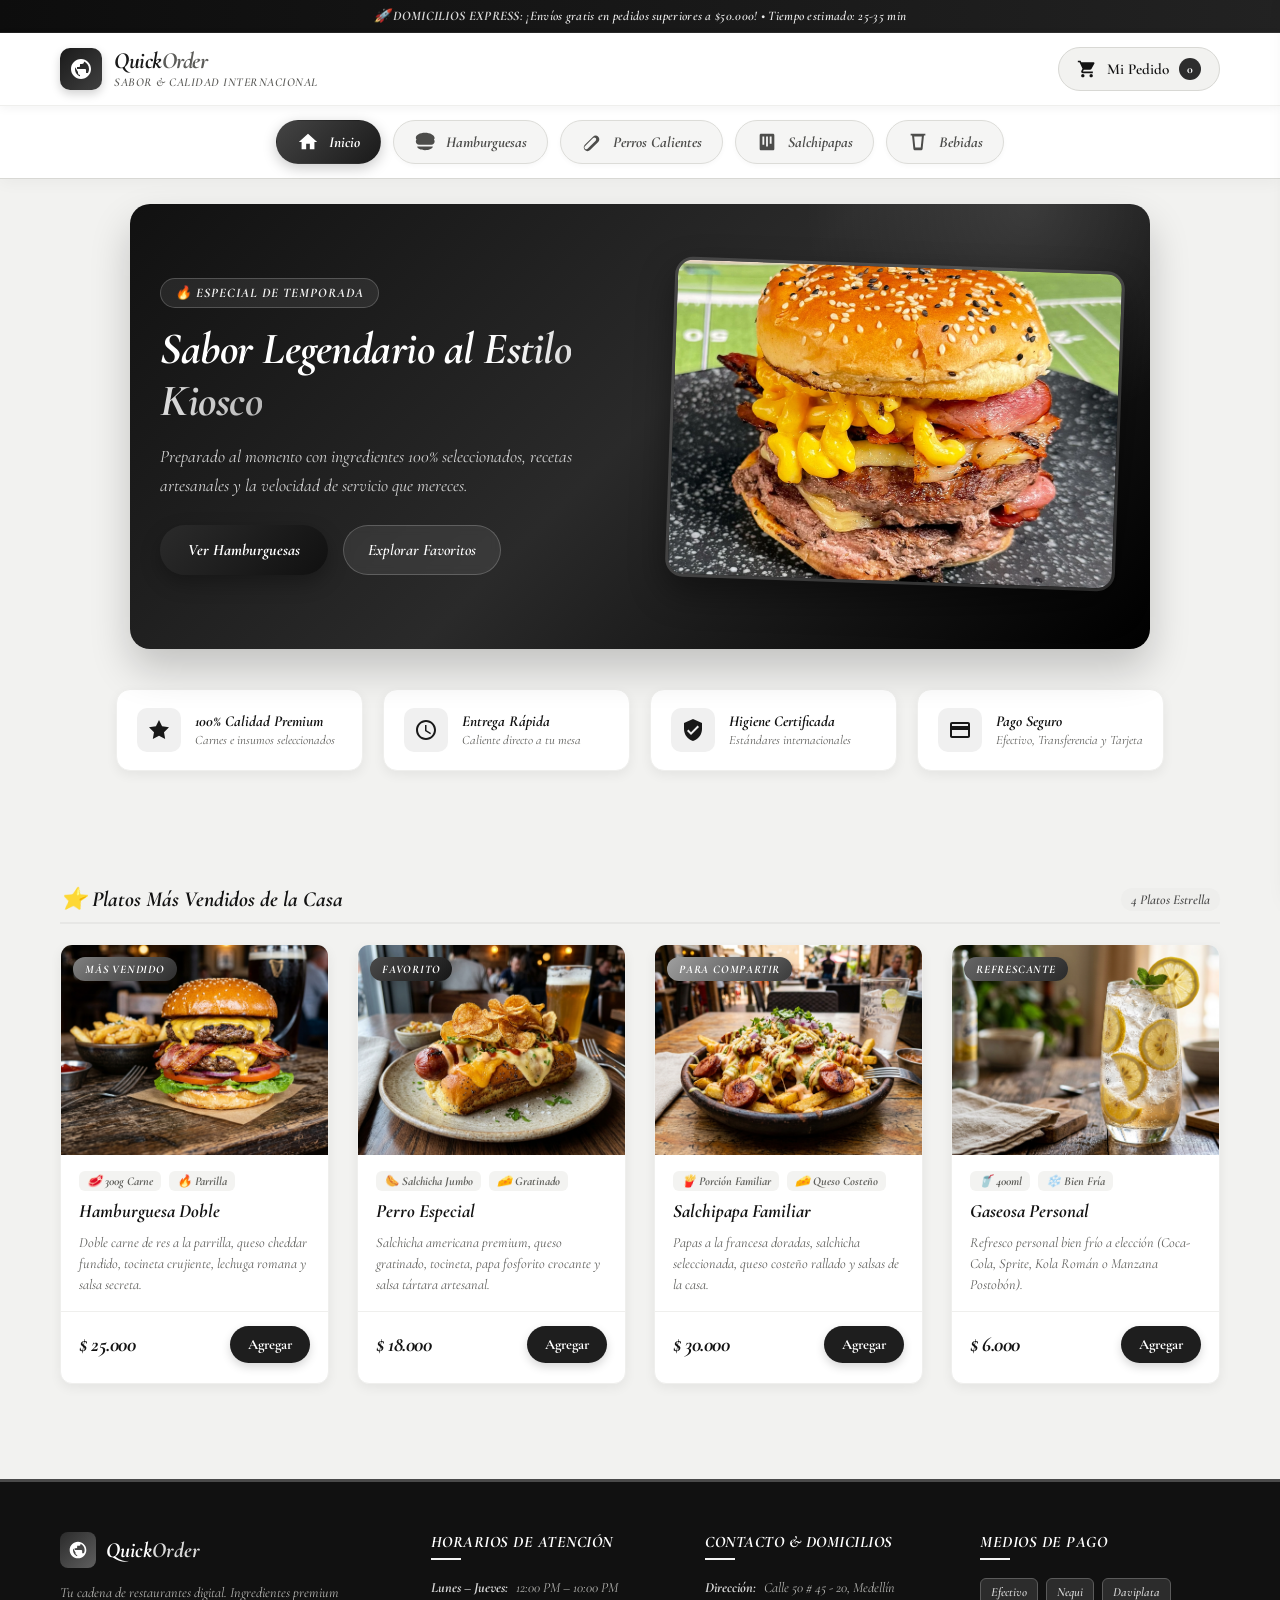
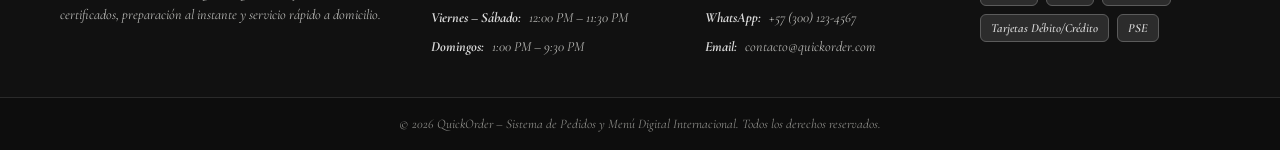
<file: index.html>
<!DOCTYPE html>
<html lang="es">
<head>
    <meta charset="UTF-8">
    <meta name="viewport" content="width=device-width, initial-scale=1.0">
    <title>QuickOrder – Menú Digital Internacional</title>
    <link rel="stylesheet" href="css/styles.css">
</head>
<body>

    <!-- Barra Superior de Anuncios Promocionales -->
    <div class="top-bar-anuncio">
        🚀 <span>DOMICILIOS EXPRESS:</span> ¡Envíos gratis en pedidos superiores a $50.000! • Tiempo estimado: 25-35 min
    </div>

    <!-- Encabezado Superior con Logo y Acceso al Carrito -->
    <header class="header-principal">
        <div class="header-contenedor">
            <a href="index.html" class="logo-enlace" aria-label="QuickOrder Inicio">
                <div class="logo-icono">
                    <svg viewBox="0 0 24 24">
                        <path d="M12 2C6.48 2 2 6.48 2 12s4.48 10 10 10 10-4.48 10-10S17.52 2 12 2zm1 17.93c-3.95-.49-7-3.85-7-7.93 0-.62.08-1.21.21-1.79L9 15v1c0 1.1.9 2 2 2v1.93zm6.9-2.54c-.26-.81-1-1.39-1.9-1.39h-1v-3c0-.55-.45-1-1-1H8v-2h2c.55 0 1-.45 1-1V7h2c1.1 0 2-.9 2-2v-.41c2.93 1.19 5 4.06 5 7.41 0 2.08-.8 3.97-2.1 5.39z"/>
                    </svg>
                </div>
                <div class="logo-texto">
                    <span class="logo-nombre">Quick<span>Order</span></span>
                    <span class="logo-eslogan">Sabor & Calidad Internacional</span>
                </div>
            </a>

            <div class="header-acciones">
                <button id="btn-abrir-carrito" class="btn-abrir-carrito" aria-label="Ver carrito de compras">
                    <svg viewBox="0 0 24 24">
                        <path d="M7 18c-1.1 0-1.99.9-1.99 2S5.9 22 7 22s2-.9 2-2-.9-2-2-2zM1 2v2h2l3.6 7.59-1.35 2.45c-.16.28-.25.61-.25.96 0 1.1.9 2 2 2h12v-2H7.42c-.14 0-.25-.11-.25-.25l.03-.12.9-1.63h7.45c.75 0 1.41-.41 1.75-1.03l3.58-6.49c.08-.14.12-.31.12-.48 0-.55-.45-1-1-1H5.21l-.94-2H1zm16 16c-1.1 0-1.99.9-1.99 2s.89 2 1.99 2 2-.9 2-2-.9-2-2-2z"/>
                    </svg>
                    <span class="btn-texto">Mi Pedido</span>
                    <span id="badge-contador-header" class="badge-contador">0</span>
                </button>
            </div>
        </div>
    </header>

    <!-- Menú de Navegación por Categorías con Iconos SVG -->
    <div class="nav-categorias-wrapper">
        <nav class="categorias" aria-label="Categorías del menú">
            <a href="index.html" class="btn-categoria inicio activo">
                <span class="cat-icono"><svg viewBox="0 0 24 24"><path d="M10 20v-6h4v6h5v-8h3L12 3 2 12h3v8z"/></svg></span>
                <span>Inicio</span>
            </a>
            <a href="hamburguesas.html" class="btn-categoria hamburguesas">
                <span class="cat-icono"><svg viewBox="0 0 24 24"><path d="M12 2C6.48 2 2 4.48 2 7.5c0 .64.25 1.25.7 1.78C2.26 9.87 2 10.66 2 11.5c0 1.93 1.57 3.5 3.5 3.5H19c1.93 0 3.5-1.57 3.5-3.5 0-.84-.26-1.63-.7-2.22.45-.53.7-1.14.7-1.78C22 4.48 17.52 2 12 2zm-8.5 15c0 2.21 3.81 4 8.5 4s8.5-1.79 8.5-4H3.5z"/></svg></span>
                <span>Hamburguesas</span>
            </a>
            <a href="perros.html" class="btn-categoria perros">
                <span class="cat-icono"><svg viewBox="0 0 24 24"><path d="M18.8 6.2c-1.6-1.6-4.1-1.6-5.7 0L4.2 15.1c-1.6 1.6-1.6 4.1 0 5.7 1.6 1.6 4.1 1.6 5.7 0l8.9-8.9c1.6-1.6 1.6-4.1 0-5.7zm-2.8 4.3L7.1 19.4c-.8.8-2.1.8-2.8 0s-.8-2.1 0-2.8L13.2 7.7c.8-.8 2.1-.8 2.8 0s.8 2.1 0 2.8z"/></svg></span>
                <span>Perros Calientes</span>
            </a>
            <a href="salchipapas.html" class="btn-categoria salchipapas">
                <span class="cat-icono"><svg viewBox="0 0 24 24"><path d="M18.5 3H5.5C4.67 3 4 3.67 4 4.5v15c0 .83.67 1.5 1.5 1.5h13c.83 0 1.5-.67 1.5-1.5v-15c0-.83-.67-1.5-1.5-1.5zM7 6h2v9H7V6zm4 0h2v11h-2V6zm4 0h2v8h-2V6z"/></svg></span>
                <span>Salchipapas</span>
            </a>
            <a href="bebidas.html" class="btn-categoria bebidas">
                <span class="cat-icono"><svg viewBox="0 0 24 24"><path d="M20 3H4v2h1.5l1.5 14.5c.1 1 1 1.5 2 1.5h6c1 0 1.9-.5 2-1.5L18.5 5H20V3zm-5 15H9L7.8 6h8.4L15 18z"/></svg></span>
                <span>Bebidas</span>
            </a>
        </nav>
    </div>

    <!-- Banner Hero Promocional Principal (Estilo Cadena Internacional) -->
    <section class="hero-banner">
        <div class="hero-contenido">
            <div class="hero-tag">🔥 Especial de Temporada</div>
            <h1 class="hero-titulo">Sabor Legendario al <span>Estilo Kiosco</span></h1>
            <p class="hero-subtitulo">
                Preparado al momento con ingredientes 100% seleccionados, recetas artesanales y la velocidad de servicio que mereces.
            </p>
            <div class="hero-botones">
                <a href="hamburguesas.html" class="btn-hero-principal">Ver Hamburguesas</a>
                <a href="#favoritos" class="btn-hero-secundario">Explorar Favoritos</a>
            </div>
        </div>
        <div class="hero-imagen-wrapper">
            <img src="img/hamburguesa_doble.webp" alt="Combo Legendario QuickOrder" class="hero-imagen">
        </div>
    </section>

    <!-- Tira de Beneficios y Garantías de Calidad -->
    <section class="beneficios-strip" aria-label="Beneficios de comprar en QuickOrder">
        <div class="beneficio-card">
            <div class="beneficio-icono">
                <svg viewBox="0 0 24 24"><path d="M12 2l3.09 6.26L22 9.27l-5 4.87 1.18 6.88L12 17.77l-6.18 3.25L7 14.14 2 9.27l6.91-1.01L12 2z"/></svg>
            </div>
            <div class="beneficio-info">
                <h4>100% Calidad Premium</h4>
                <p>Carnes e insumos seleccionados</p>
            </div>
        </div>

        <div class="beneficio-card">
            <div class="beneficio-icono">
                <svg viewBox="0 0 24 24"><path d="M11.99 2C6.47 2 2 6.48 2 12s4.47 10 9.99 10C17.52 22 22 17.52 22 12S17.52 2 11.99 2zM12 20c-4.42 0-8-3.58-8-8s3.58-8 8-8 8 3.58 8 8-3.58 8-8 8zm.5-13H11v6l5.25 3.15.75-1.23-4.5-2.67z"/></svg>
            </div>
            <div class="beneficio-info">
                <h4>Entrega Rápida</h4>
                <p>Caliente directo a tu mesa</p>
            </div>
        </div>

        <div class="beneficio-card">
            <div class="beneficio-icono">
                <svg viewBox="0 0 24 24"><path d="M12 1L3 5v6c0 5.55 3.84 10.74 9 12 5.16-1.26 9-6.45 9-12V5l-9-4zm-2 16l-4-4 1.41-1.41L10 14.17l6.59-6.59L18 9l-8 8z"/></svg>
            </div>
            <div class="beneficio-info">
                <h4>Higiene Certificada</h4>
                <p>Estándares internacionales</p>
            </div>
        </div>

        <div class="beneficio-card">
            <div class="beneficio-icono">
                <svg viewBox="0 0 24 24"><path d="M20 4H4c-1.11 0-1.99.89-1.99 2L2 18c0 1.11.89 2 2 2h16c1.11 0 2-.89 2-2V6c0-1.11-.89-2-2-2zm0 14H4v-6h16v6zm0-10H4V6h16v2z"/></svg>
            </div>
            <div class="beneficio-info">
                <h4>Pago Seguro</h4>
                <p>Efectivo, Transferencia y Tarjeta</p>
            </div>
        </div>
    </section>

    <!-- Sección de Productos Destacados -->
    <main id="favoritos" class="seccion-platos seccion-favoritos">
        
        <div class="subseccion-header">
            <h2 class="subseccion-titulo">
                ⭐ Platos Más Vendidos de la Casa
            </h2>
            <span class="subseccion-contador">4 Platos Estrella</span>
        </div>
        
        <div class="contenedor-platos">
            
            <!-- Plato 1: Hamburguesa Doble -->
            <article class="tarjeta-plato">
                <div class="tarjeta-media">
                    <span class="badge-destacado favorito">MÁS VENDIDO</span>
                    <img src="img/hamburguesa.jpg" alt="Hamburguesa Doble Carne con Queso" class="imagen-plato">
                </div>
                <div class="tarjeta-cuerpo">
                    <div class="tarjeta-meta">
                        <span class="pill-porciones">🥩 300g Carne</span>
                        <span class="pill-porciones">🔥 Parrilla</span>
                    </div>
                    <h3 class="nombre-plato">Hamburguesa Doble</h3>
                    <p class="descripcion-plato">Doble carne de res a la parrilla, queso cheddar fundido, tocineta crujiente, lechuga romana y salsa secreta.</p>
                </div>
                <div class="tarjeta-footer-acciones">
                    <p class="precio-plato">$ 25.000</p>
                    <button class="btn-agregar" data-nombre="Hamburguesa Doble" data-valor="25000">Agregar</button>
                </div>
            </article>

            <!-- Plato 2: Perro Caliente Especial -->
            <article class="tarjeta-plato">
                <div class="tarjeta-media">
                    <span class="badge-destacado">FAVORITO</span>
                    <img src="img/perro_caliente.jpg" alt="Perro Caliente Especial con Queso y Tocineta" class="imagen-plato">
                </div>
                <div class="tarjeta-cuerpo">
                    <div class="tarjeta-meta">
                        <span class="pill-porciones">🌭 Salchicha Jumbo</span>
                        <span class="pill-porciones">🧀 Gratinado</span>
                    </div>
                    <h3 class="nombre-plato">Perro Especial</h3>
                    <p class="descripcion-plato">Salchicha americana premium, queso gratinado, tocineta, papa fosforito crocante y salsa tártara artesanal.</p>
                </div>
                <div class="tarjeta-footer-acciones">
                    <p class="precio-plato">$ 18.000</p>
                    <button class="btn-agregar" data-nombre="Perro Especial" data-valor="18000">Agregar</button>
                </div>
            </article>

            <!-- Plato 3: Salchipapa Familiar -->
            <article class="tarjeta-plato">
                <div class="tarjeta-media">
                    <span class="badge-destacado combo">PARA COMPARTIR</span>
                    <img src="img/salchipapa.jpg" alt="Salchipapa Familiar con Queso y Salsas" class="imagen-plato">
                </div>
                <div class="tarjeta-cuerpo">
                    <div class="tarjeta-meta">
                        <span class="pill-porciones">🍟 Porción Familiar</span>
                        <span class="pill-porciones">🧀 Queso Costeño</span>
                    </div>
                    <h3 class="nombre-plato">Salchipapa Familiar</h3>
                    <p class="descripcion-plato">Papas a la francesa doradas, salchicha seleccionada, queso costeño rallado y salsas de la casa.</p>
                </div>
                <div class="tarjeta-footer-acciones">
                    <p class="precio-plato">$ 30.000</p>
                    <button class="btn-agregar" data-nombre="Salchipapa Familiar" data-valor="30000">Agregar</button>
                </div>
            </article>

            <!-- Plato 4: Bebida -->
            <article class="tarjeta-plato">
                <div class="tarjeta-media">
                    <span class="badge-destacado nuevo">REFRESCANTE</span>
                    <img src="img/bebida.jpg" alt="Gaseosa y Bebidas Refrescantes" class="imagen-plato">
                </div>
                <div class="tarjeta-cuerpo">
                    <div class="tarjeta-meta">
                        <span class="pill-porciones">🥤 400ml</span>
                        <span class="pill-porciones">❄️ Bien Fría</span>
                    </div>
                    <h3 class="nombre-plato">Gaseosa Personal</h3>
                    <p class="descripcion-plato">Refresco personal bien frío a elección (Coca-Cola, Sprite, Kola Román o Manzana Postobón).</p>
                </div>
                <div class="tarjeta-footer-acciones">
                    <p class="precio-plato">$ 6.000</p>
                    <button class="btn-agregar" data-nombre="Gaseosa Personal" data-valor="6000">Agregar</button>
                </div>
            </article>

        </div>
    </main>

    <!-- Drawer Lateral del Carrito de Compras -->
    <div id="carrito-overlay" class="carrito-overlay"></div>
    <aside id="carrito-panel" class="carrito-panel" aria-label="Carrito de compras">
        <div class="carrito-header">
            <div class="carrito-titulo-wrapper">
                <h3 class="carrito-titulo">Tu Pedido</h3>
                <span id="carrito-badge-items" class="carrito-badge-items">0 items</span>
            </div>
            <button id="btn-cerrar-carrito" class="btn-cerrar-carrito" aria-label="Cerrar carrito">
                <svg viewBox="0 0 24 24">
                    <path d="M19 6.41L17.59 5 12 10.59 6.41 5 5 6.41 10.59 12 5 17.59 6.41 19 12 13.41 17.59 19 19 17.59 13.41 12z"/>
                </svg>
            </button>
        </div>

        <div id="carrito-cuerpo" class="carrito-cuerpo"></div>

        <div class="carrito-footer">
            <div class="carrito-resumen-fila">
                <span>Subtotal:</span>
                <span id="carrito-subtotal-monto">$ 0</span>
            </div>
            <div class="carrito-total-fila">
                <span>Total:</span>
                <span id="carrito-total-monto" class="carrito-total-monto">$ 0</span>
            </div>
            <div class="carrito-acciones">
                <button id="btn-finalizar-pedido" class="btn-finalizar-pedido">
                    <svg viewBox="0 0 24 24">
                        <path d="M9 16.17L4.83 12l-1.42 1.41L9 19 21 7l-1.41-1.41z"/>
                    </svg>
                    Confirmar Pedido
                </button>
                <button id="btn-vaciar-carrito" class="btn-vaciar-carrito">Vaciar Carrito</button>
            </div>
        </div>
    </aside>

    <!-- Pie de Página Profesional y Elegante -->
    <footer class="footer-principal">
        <div class="footer-contenedor">
            <div class="footer-marca">
                <a href="index.html" class="footer-logo">
                    <div class="footer-logo-icono">
                        <svg viewBox="0 0 24 24">
                            <path d="M12 2C6.48 2 2 6.48 2 12s4.48 10 10 10 10-4.48 10-10S17.52 2 12 2zm1 17.93c-3.95-.49-7-3.85-7-7.93 0-.62.08-1.21.21-1.79L9 15v1c0 1.1.9 2 2 2v1.93zm6.9-2.54c-.26-.81-1-1.39-1.9-1.39h-1v-3c0-.55-.45-1-1-1H8v-2h2c.55 0 1-.45 1-1V7h2c1.1 0 2-.9 2-2v-.41c2.93 1.19 5 4.06 5 7.41 0 2.08-.8 3.97-2.1 5.39z"/>
                        </svg>
                    </div>
                    <span class="footer-logo-nombre">Quick<span>Order</span></span>
                </a>
                <p class="footer-descripcion">
                    Tu cadena de restaurantes digital. Ingredientes premium certificados, preparación al instante y servicio rápido a domicilio.
                </p>
            </div>

            <div class="footer-columna">
                <h4 class="footer-columna-titulo">Horarios de Atención</h4>
                <ul class="footer-lista">
                    <li class="footer-item"><strong>Lunes – Jueves:</strong> 12:00 PM – 10:00 PM</li>
                    <li class="footer-item"><strong>Viernes – Sábado:</strong> 12:00 PM – 11:30 PM</li>
                    <li class="footer-item"><strong>Domingos:</strong> 1:00 PM – 9:30 PM</li>
                </ul>
            </div>

            <div class="footer-columna">
                <h4 class="footer-columna-titulo">Contacto & Domicilios</h4>
                <ul class="footer-lista">
                    <li class="footer-item"><strong>Dirección:</strong> Calle 50 # 45 - 20, Medellín</li>
                    <li class="footer-item"><strong>WhatsApp:</strong> +57 (300) 123-4567</li>
                    <li class="footer-item"><strong>Email:</strong> contacto@quickorder.com</li>
                </ul>
            </div>

            <div class="footer-columna">
                <h4 class="footer-columna-titulo">Medios de Pago</h4>
                <div class="footer-pagos-grid">
                    <span class="badge-pago">Efectivo</span>
                    <span class="badge-pago">Nequi</span>
                    <span class="badge-pago">Daviplata</span>
                    <span class="badge-pago">Tarjetas Débito/Crédito</span>
                    <span class="badge-pago">PSE</span>
                </div>
            </div>
        </div>

        <div class="footer-bottom">
            <p>&copy; 2026 QuickOrder – Sistema de Pedidos y Menú Digital Internacional. Todos los derechos reservados.</p>
        </div>
    </footer>

    <script src="js/app.js"></script>
</body>
</html>
</file>
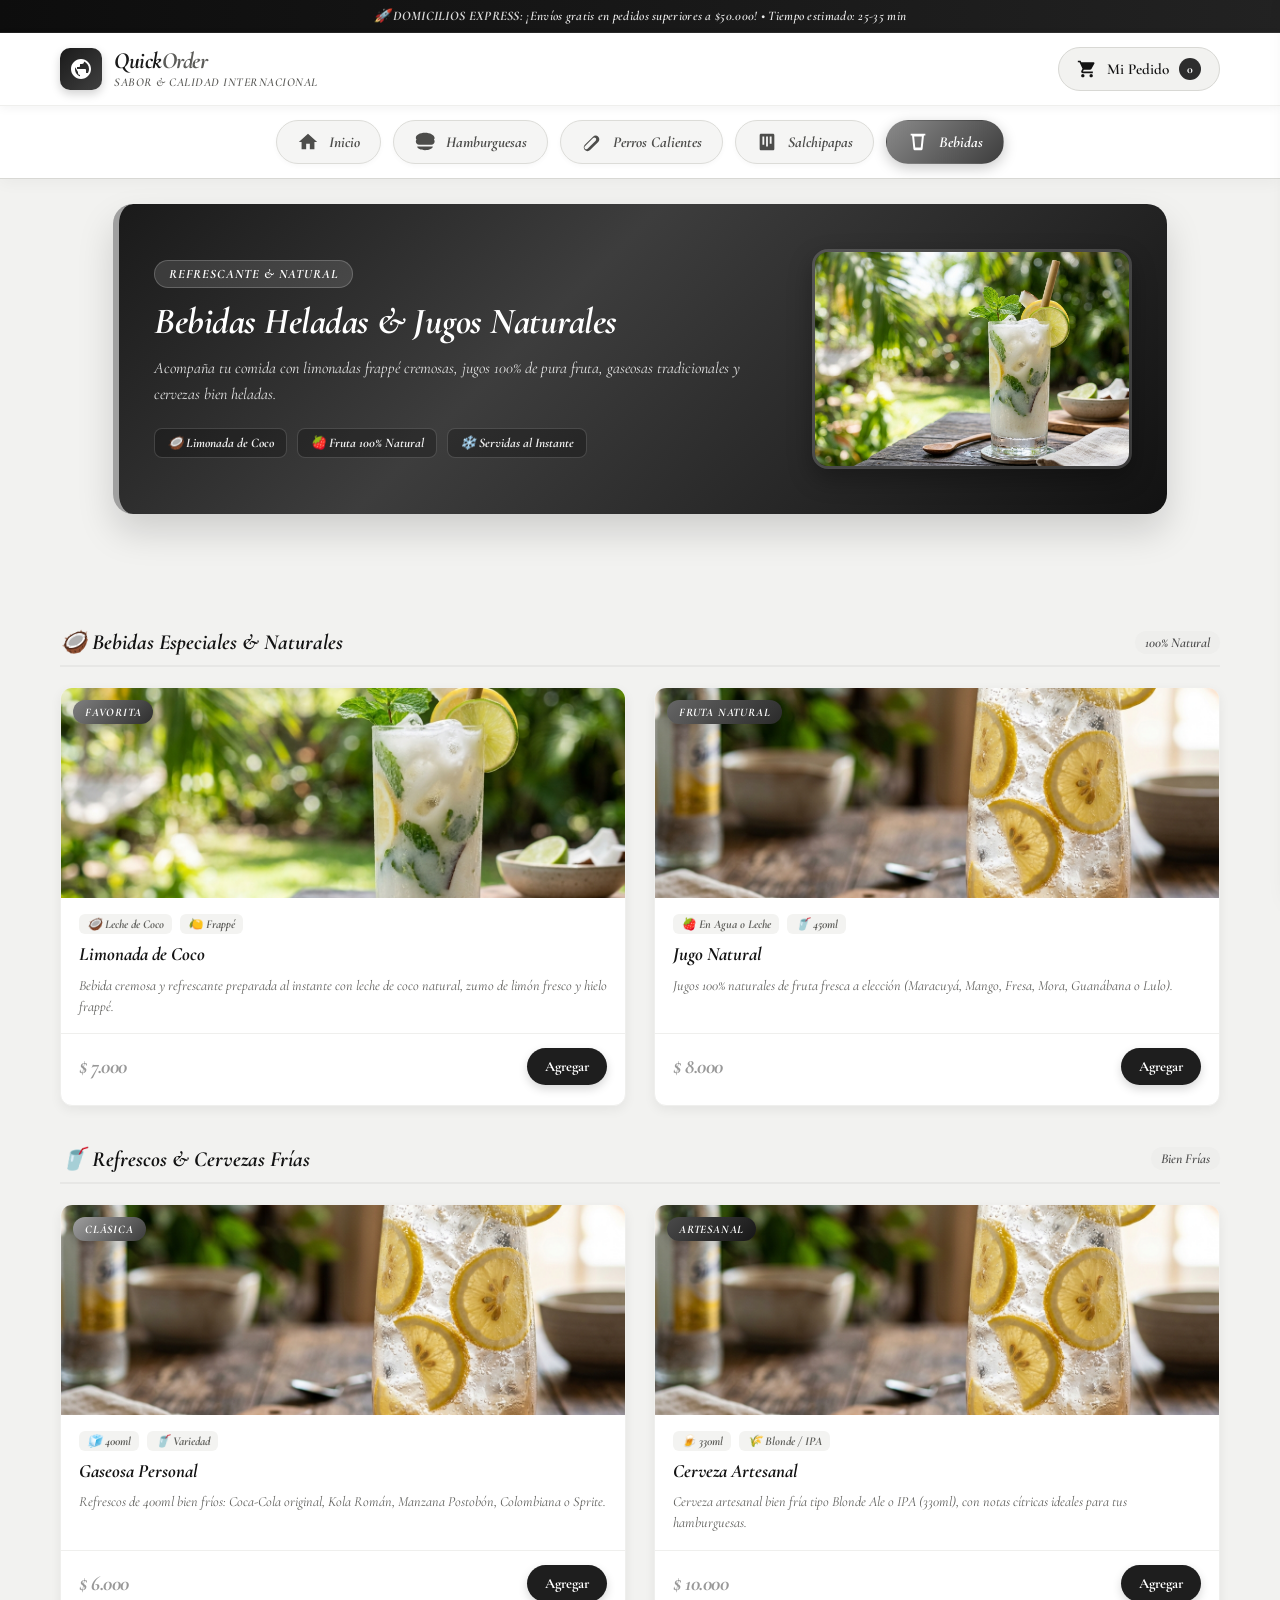
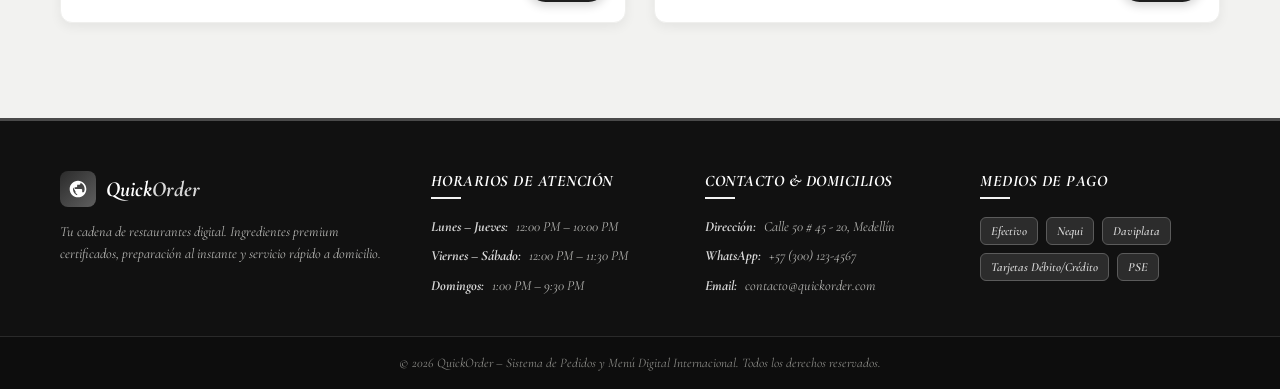
<file: bebidas.html>
<!DOCTYPE html>
<html lang="es">

<head>
    <meta charset="UTF-8">
    <meta name="viewport" content="width=device-width, initial-scale=1.0">
    <title>QuickOrder – Menú de Bebidas</title>
    <link rel="stylesheet" href="css/styles.css">
</head>

<body>

    <!-- Barra Superior de Anuncios Promocionales -->
    <div class="top-bar-anuncio">
        🚀 <span>DOMICILIOS EXPRESS:</span> ¡Envíos gratis en pedidos superiores a $50.000! • Tiempo estimado: 25-35 min
    </div>

    <!-- Encabezado Superior con Logo y Acceso al Carrito -->
    <header class="header-principal">
        <div class="header-contenedor">
            <a href="index.html" class="logo-enlace" aria-label="QuickOrder Inicio">
                <div class="logo-icono">
                    <svg viewBox="0 0 24 24">
                        <path
                            d="M12 2C6.48 2 2 6.48 2 12s4.48 10 10 10 10-4.48 10-10S17.52 2 12 2zm1 17.93c-3.95-.49-7-3.85-7-7.93 0-.62.08-1.21.21-1.79L9 15v1c0 1.1.9 2 2 2v1.93zm6.9-2.54c-.26-.81-1-1.39-1.9-1.39h-1v-3c0-.55-.45-1-1-1H8v-2h2c.55 0 1-.45 1-1V7h2c1.1 0 2-.9 2-2v-.41c2.93 1.19 5 4.06 5 7.41 0 2.08-.8 3.97-2.1 5.39z" />
                    </svg>
                </div>
                <div class="logo-texto">
                    <span class="logo-nombre">Quick<span>Order</span></span>
                    <span class="logo-eslogan">Sabor & Calidad Internacional</span>
                </div>
            </a>

            <div class="header-acciones">
                <button id="btn-abrir-carrito" class="btn-abrir-carrito" aria-label="Ver carrito de compras">
                    <svg viewBox="0 0 24 24">
                        <path
                            d="M7 18c-1.1 0-1.99.9-1.99 2S5.9 22 7 22s2-.9 2-2-.9-2-2-2zM1 2v2h2l3.6 7.59-1.35 2.45c-.16.28-.25.61-.25.96 0 1.1.9 2 2 2h12v-2H7.42c-.14 0-.25-.11-.25-.25l.03-.12.9-1.63h7.45c.75 0 1.41-.41 1.75-1.03l3.58-6.49c.08-.14.12-.31.12-.48 0-.55-.45-1-1-1H5.21l-.94-2H1zm16 16c-1.1 0-1.99.9-1.99 2s.89 2 1.99 2 2-.9 2-2-.9-2-2-2z" />
                    </svg>
                    <span class="btn-texto">Mi Pedido</span>
                    <span id="badge-contador-header" class="badge-contador">0</span>
                </button>
            </div>
        </div>
    </header>

    <!-- Menú de Navegación por Categorías con Iconos SVG -->
    <div class="nav-categorias-wrapper">
        <nav class="categorias" aria-label="Categorías del menú">
            <a href="index.html" class="btn-categoria inicio">
                <span class="cat-icono"><svg viewBox="0 0 24 24">
                        <path d="M10 20v-6h4v6h5v-8h3L12 3 2 12h3v8z" />
                    </svg></span>
                <span>Inicio</span>
            </a>
            <a href="hamburguesas.html" class="btn-categoria hamburguesas">
                <span class="cat-icono"><svg viewBox="0 0 24 24">
                        <path
                            d="M12 2C6.48 2 2 4.48 2 7.5c0 .64.25 1.25.7 1.78C2.26 9.87 2 10.66 2 11.5c0 1.93 1.57 3.5 3.5 3.5H19c1.93 0 3.5-1.57 3.5-3.5 0-.84-.26-1.63-.7-2.22.45-.53.7-1.14.7-1.78C22 4.48 17.52 2 12 2zm-8.5 15c0 2.21 3.81 4 8.5 4s8.5-1.79 8.5-4H3.5z" />
                    </svg></span>
                <span>Hamburguesas</span>
            </a>
            <a href="perros.html" class="btn-categoria perros">
                <span class="cat-icono"><svg viewBox="0 0 24 24">
                        <path
                            d="M18.8 6.2c-1.6-1.6-4.1-1.6-5.7 0L4.2 15.1c-1.6 1.6-1.6 4.1 0 5.7 1.6 1.6 4.1 1.6 5.7 0l8.9-8.9c1.6-1.6 1.6-4.1 0-5.7zm-2.8 4.3L7.1 19.4c-.8.8-2.1.8-2.8 0s-.8-2.1 0-2.8L13.2 7.7c.8-.8 2.1-.8 2.8 0s.8 2.1 0 2.8z" />
                    </svg></span>
                <span>Perros Calientes</span>
            </a>
            <a href="salchipapas.html" class="btn-categoria salchipapas">
                <span class="cat-icono"><svg viewBox="0 0 24 24">
                        <path
                            d="M18.5 3H5.5C4.67 3 4 3.67 4 4.5v15c0 .83.67 1.5 1.5 1.5h13c.83 0 1.5-.67 1.5-1.5v-15c0-.83-.67-1.5-1.5-1.5zM7 6h2v9H7V6zm4 0h2v11h-2V6zm4 0h2v8h-2V6z" />
                    </svg></span>
                <span>Salchipapas</span>
            </a>
            <a href="bebidas.html" class="btn-categoria bebidas activo">
                <span class="cat-icono"><svg viewBox="0 0 24 24">
                        <path
                            d="M20 3H4v2h1.5l1.5 14.5c.1 1 1 1.5 2 1.5h6c1 0 1.9-.5 2-1.5L18.5 5H20V3zm-5 15H9L7.8 6h8.4L15 18z" />
                    </svg></span>
                <span>Bebidas</span>
            </a>
        </nav>
    </div>

    <!-- Banner Dedicado de Categoría: Bebidas -->
    <section class="categoria-banner bebidas-banner">
        <div class="cat-banner-info">
            <span class="cat-banner-badge">REFRESCANTE & NATURAL</span>
            <h1 class="cat-banner-titulo">Bebidas Heladas & Jugos Naturales</h1>
            <p class="cat-banner-desc">
                Acompaña tu comida con limonadas frappé cremosas, jugos 100% de pura fruta, gaseosas tradicionales y
                cervezas bien heladas.
            </p>
            <div class="cat-banner-chips">
                <span class="cat-chip">🥥 Limonada de Coco</span>
                <span class="cat-chip">🍓 Fruta 100% Natural</span>
                <span class="cat-chip">❄️ Servidas al Instante</span>
            </div>
        </div>
        <div class="cat-banner-media">
            <img src="img/limonada_coco.jpg" alt="Bebidas Refrescantes QuickOrder" class="cat-banner-img">
        </div>
    </section>

    <!-- Sección de Bebidas Organizada por Líneas -->
    <main class="seccion-platos seccion-bebidas">

        <!-- Subsección 1: Especiales & Naturales -->
        <div class="subseccion-header">
            <h2 class="subseccion-titulo">
                🥥 Bebidas Especiales & Naturales
            </h2>
            <span class="subseccion-contador">100% Natural</span>
        </div>

        <div class="contenedor-platos">

            <!-- Producto 1: Limonada de Coco -->
            <article class="tarjeta-plato">
                <div class="tarjeta-media">
                    <span class="badge-destacado favorito">FAVORITA</span>
                    <img src="img/limonada_coco.jpg" alt="Limonada de Coco Cremosa" class="imagen-plato">
                </div>
                <div class="tarjeta-cuerpo">
                    <div class="tarjeta-meta">
                        <span class="pill-porciones">🥥 Leche de Coco</span>
                        <span class="pill-porciones">🍋 Frappé</span>
                    </div>
                    <h3 class="nombre-plato">Limonada de Coco</h3>
                    <p class="descripcion-plato">Bebida cremosa y refrescante preparada al instante con leche de coco
                        natural, zumo de limón fresco y hielo frappé.</p>
                </div>
                <div class="tarjeta-footer-acciones">
                    <p class="precio-plato">$ 7.000</p>
                    <button class="btn-agregar" data-nombre="Limonada de Coco" data-valor="7000">Agregar</button>
                </div>
            </article>

            <!-- Producto 2: Jugo Natural -->
            <article class="tarjeta-plato">
                <div class="tarjeta-media">
                    <span class="badge-destacado nuevo">FRUTA NATURAL</span>
                    <img src="img/bebida.jpg" alt="Jugo Natural de Fruta" class="imagen-plato">
                </div>
                <div class="tarjeta-cuerpo">
                    <div class="tarjeta-meta">
                        <span class="pill-porciones">🍓 En Agua o Leche</span>
                        <span class="pill-porciones">🥤 450ml</span>
                    </div>
                    <h3 class="nombre-plato">Jugo Natural</h3>
                    <p class="descripcion-plato">Jugos 100% naturales de fruta fresca a elección (Maracuyá, Mango,
                        Fresa, Mora, Guanábana o Lulo).</p>
                </div>
                <div class="tarjeta-footer-acciones">
                    <p class="precio-plato">$ 8.000</p>
                    <button class="btn-agregar" data-nombre="Jugo Natural" data-valor="8000">Agregar</button>
                </div>
            </article>

        </div>

        <!-- Subsección 2: Gaseosas & Cervezas -->
        <div class="subseccion-header">
            <h2 class="subseccion-titulo">
                🥤 Refrescos & Cervezas Frías
            </h2>
            <span class="subseccion-contador">Bien Frías</span>
        </div>

        <div class="contenedor-platos">

            <!-- Producto 3: Gaseosa Personal -->
            <article class="tarjeta-plato">
                <div class="tarjeta-media">
                    <span class="badge-destacado combo">CLÁSICA</span>
                    <img src="img/bebida.jpg" alt="Gaseosa Fría en Botella o Lata" class="imagen-plato">
                </div>
                <div class="tarjeta-cuerpo">
                    <div class="tarjeta-meta">
                        <span class="pill-porciones">🧊 400ml</span>
                        <span class="pill-porciones">🥤 Variedad</span>
                    </div>
                    <h3 class="nombre-plato">Gaseosa Personal</h3>
                    <p class="descripcion-plato">Refrescos de 400ml bien fríos: Coca-Cola original, Kola Román, Manzana
                        Postobón, Colombiana o Sprite.</p>
                </div>
                <div class="tarjeta-footer-acciones">
                    <p class="precio-plato">$ 6.000</p>
                    <button class="btn-agregar" data-nombre="Gaseosa Personal" data-valor="6000">Agregar</button>
                </div>
            </article>

            <!-- Producto 4: Cerveza Artesanal -->
            <article class="tarjeta-plato">
                <div class="tarjeta-media">
                    <span class="badge-destacado">ARTESANAL</span>
                    <img src="img/bebida.jpg" alt="Cerveza Artesanal Fría" class="imagen-plato">
                </div>
                <div class="tarjeta-cuerpo">
                    <div class="tarjeta-meta">
                        <span class="pill-porciones">🍺 330ml</span>
                        <span class="pill-porciones">🌾 Blonde / IPA</span>
                    </div>
                    <h3 class="nombre-plato">Cerveza Artesanal</h3>
                    <p class="descripcion-plato">Cerveza artesanal bien fría tipo Blonde Ale o IPA (330ml), con notas
                        cítricas ideales para tus hamburguesas.</p>
                </div>
                <div class="tarjeta-footer-acciones">
                    <p class="precio-plato">$ 10.000</p>
                    <button class="btn-agregar" data-nombre="Cerveza Artesanal" data-valor="10000">Agregar</button>
                </div>
            </article>

        </div>
    </main>

    <!-- Drawer Lateral del Carrito de Compras -->
    <div id="carrito-overlay" class="carrito-overlay"></div>
    <aside id="carrito-panel" class="carrito-panel" aria-label="Carrito de compras">
        <div class="carrito-header">
            <div class="carrito-titulo-wrapper">
                <h3 class="carrito-titulo">Tu Pedido</h3>
                <span id="carrito-badge-items" class="carrito-badge-items">0 items</span>
            </div>
            <button id="btn-cerrar-carrito" class="btn-cerrar-carrito" aria-label="Cerrar carrito">
                <svg viewBox="0 0 24 24">
                    <path
                        d="M19 6.41L17.59 5 12 10.59 6.41 5 5 6.41 10.59 12 5 17.59 6.41 19 12 13.41 17.59 19 19 17.59 13.41 12z" />
                </svg>
            </button>
        </div>

        <div id="carrito-cuerpo" class="carrito-cuerpo"></div>

        <div class="carrito-footer">
            <div class="carrito-resumen-fila">
                <span>Subtotal:</span>
                <span id="carrito-subtotal-monto">$ 0</span>
            </div>
            <div class="carrito-total-fila">
                <span>Total:</span>
                <span id="carrito-total-monto" class="carrito-total-monto">$ 0</span>
            </div>
            <div class="carrito-acciones">
                <button id="btn-finalizar-pedido" class="btn-finalizar-pedido">
                    <svg viewBox="0 0 24 24">
                        <path d="M9 16.17L4.83 12l-1.42 1.41L9 19 21 7l-1.41-1.41z" />
                    </svg>
                    Confirmar Pedido
                </button>
                <button id="btn-vaciar-carrito" class="btn-vaciar-carrito">Vaciar Carrito</button>
            </div>
        </div>
    </aside>

    <!-- Pie de Página Profesional y Elegante -->
    <footer class="footer-principal">
        <div class="footer-contenedor">
            <div class="footer-marca">
                <a href="index.html" class="footer-logo">
                    <div class="footer-logo-icono">
                        <svg viewBox="0 0 24 24">
                            <path
                                d="M12 2C6.48 2 2 6.48 2 12s4.48 10 10 10 10-4.48 10-10S17.52 2 12 2zm1 17.93c-3.95-.49-7-3.85-7-7.93 0-.62.08-1.21.21-1.79L9 15v1c0 1.1.9 2 2 2v1.93zm6.9-2.54c-.26-.81-1-1.39-1.9-1.39h-1v-3c0-.55-.45-1-1-1H8v-2h2c.55 0 1-.45 1-1V7h2c1.1 0 2-.9 2-2v-.41c2.93 1.19 5 4.06 5 7.41 0 2.08-.8 3.97-2.1 5.39z" />
                        </svg>
                    </div>
                    <span class="footer-logo-nombre">Quick<span>Order</span></span>
                </a>
                <p class="footer-descripcion">
                    Tu cadena de restaurantes digital. Ingredientes premium certificados, preparación al instante y
                    servicio rápido a domicilio.
                </p>
            </div>

            <div class="footer-columna">
                <h4 class="footer-columna-titulo">Horarios de Atención</h4>
                <ul class="footer-lista">
                    <li class="footer-item"><strong>Lunes – Jueves:</strong> 12:00 PM – 10:00 PM</li>
                    <li class="footer-item"><strong>Viernes – Sábado:</strong> 12:00 PM – 11:30 PM</li>
                    <li class="footer-item"><strong>Domingos:</strong> 1:00 PM – 9:30 PM</li>
                </ul>
            </div>

            <div class="footer-columna">
                <h4 class="footer-columna-titulo">Contacto & Domicilios</h4>
                <ul class="footer-lista">
                    <li class="footer-item"><strong>Dirección:</strong> Calle 50 # 45 - 20, Medellín</li>
                    <li class="footer-item"><strong>WhatsApp:</strong> +57 (300) 123-4567</li>
                    <li class="footer-item"><strong>Email:</strong> contacto@quickorder.com</li>
                </ul>
            </div>

            <div class="footer-columna">
                <h4 class="footer-columna-titulo">Medios de Pago</h4>
                <div class="footer-pagos-grid">
                    <span class="badge-pago">Efectivo</span>
                    <span class="badge-pago">Nequi</span>
                    <span class="badge-pago">Daviplata</span>
                    <span class="badge-pago">Tarjetas Débito/Crédito</span>
                    <span class="badge-pago">PSE</span>
                </div>
            </div>
        </div>

        <div class="footer-bottom">
            <p>&copy; 2026 QuickOrder – Sistema de Pedidos y Menú Digital Internacional. Todos los derechos reservados.
            </p>
        </div>
    </footer>

    <script src="js/app.js"></script>
</body>

</html>
</file>
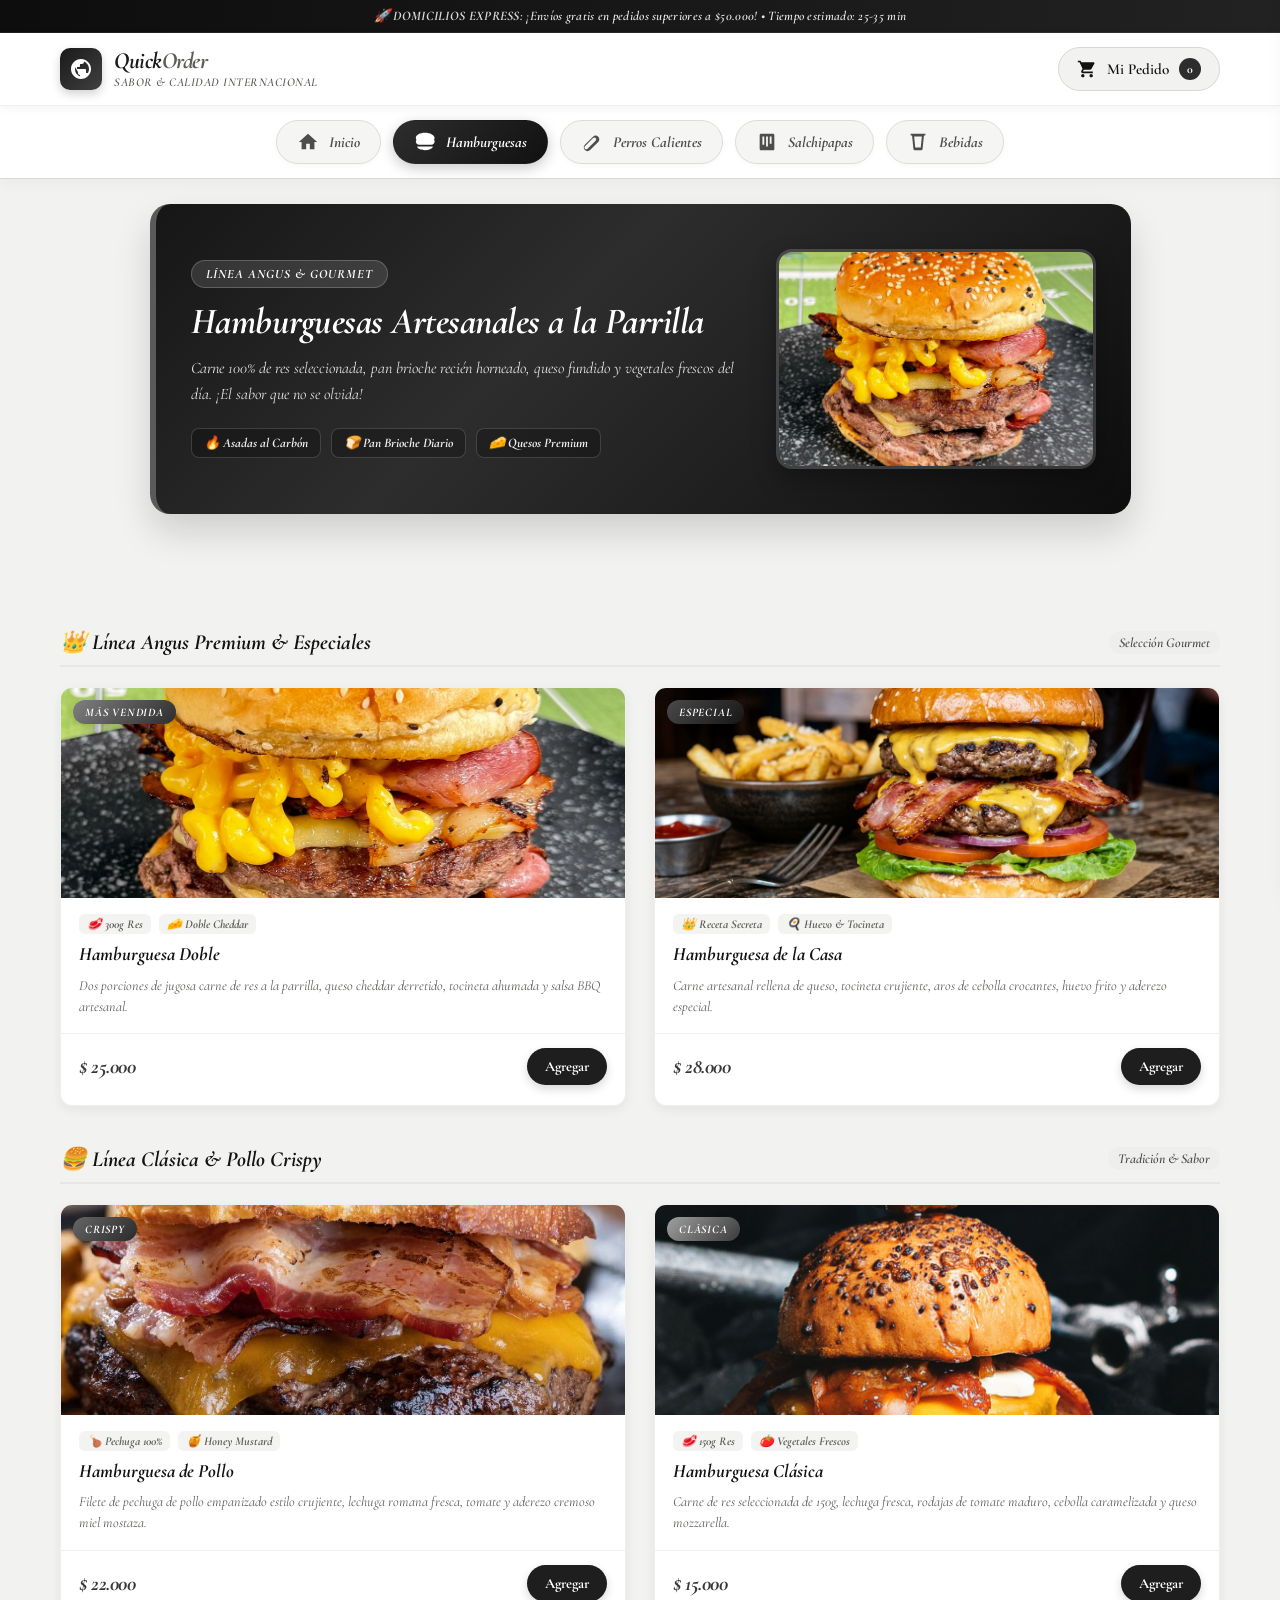
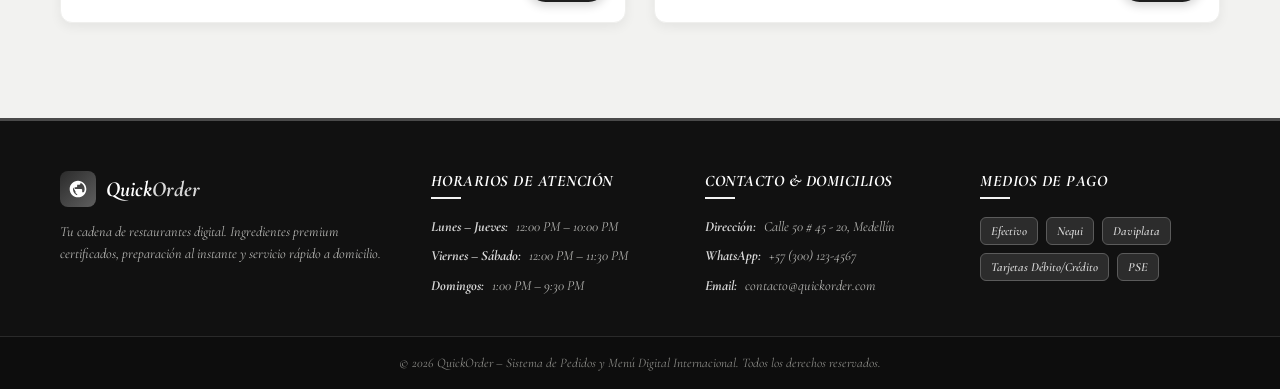
<file: hamburguesas.html>
<!DOCTYPE html>
<html lang="es">
<head>
    <meta charset="UTF-8">
    <meta name="viewport" content="width=device-width, initial-scale=1.0">
    <title>QuickOrder – Menú de Hamburguesas</title>
    <link rel="stylesheet" href="css/styles.css">
</head>
<body>

    <!-- Barra Superior de Anuncios Promocionales -->
    <div class="top-bar-anuncio">
        🚀 <span>DOMICILIOS EXPRESS:</span> ¡Envíos gratis en pedidos superiores a $50.000! • Tiempo estimado: 25-35 min
    </div>

    <!-- Encabezado Superior con Logo y Acceso al Carrito -->
    <header class="header-principal">
        <div class="header-contenedor">
            <a href="index.html" class="logo-enlace" aria-label="QuickOrder Inicio">
                <div class="logo-icono">
                    <svg viewBox="0 0 24 24">
                        <path d="M12 2C6.48 2 2 6.48 2 12s4.48 10 10 10 10-4.48 10-10S17.52 2 12 2zm1 17.93c-3.95-.49-7-3.85-7-7.93 0-.62.08-1.21.21-1.79L9 15v1c0 1.1.9 2 2 2v1.93zm6.9-2.54c-.26-.81-1-1.39-1.9-1.39h-1v-3c0-.55-.45-1-1-1H8v-2h2c.55 0 1-.45 1-1V7h2c1.1 0 2-.9 2-2v-.41c2.93 1.19 5 4.06 5 7.41 0 2.08-.8 3.97-2.1 5.39z"/>
                    </svg>
                </div>
                <div class="logo-texto">
                    <span class="logo-nombre">Quick<span>Order</span></span>
                    <span class="logo-eslogan">Sabor & Calidad Internacional</span>
                </div>
            </a>

            <div class="header-acciones">
                <button id="btn-abrir-carrito" class="btn-abrir-carrito" aria-label="Ver carrito de compras">
                    <svg viewBox="0 0 24 24">
                        <path d="M7 18c-1.1 0-1.99.9-1.99 2S5.9 22 7 22s2-.9 2-2-.9-2-2-2zM1 2v2h2l3.6 7.59-1.35 2.45c-.16.28-.25.61-.25.96 0 1.1.9 2 2 2h12v-2H7.42c-.14 0-.25-.11-.25-.25l.03-.12.9-1.63h7.45c.75 0 1.41-.41 1.75-1.03l3.58-6.49c.08-.14.12-.31.12-.48 0-.55-.45-1-1-1H5.21l-.94-2H1zm16 16c-1.1 0-1.99.9-1.99 2s.89 2 1.99 2 2-.9 2-2-.9-2-2-2z"/>
                    </svg>
                    <span class="btn-texto">Mi Pedido</span>
                    <span id="badge-contador-header" class="badge-contador">0</span>
                </button>
            </div>
        </div>
    </header>

    <!-- Menú de Navegación por Categorías con Iconos SVG -->
    <div class="nav-categorias-wrapper">
        <nav class="categorias" aria-label="Categorías del menú">
            <a href="index.html" class="btn-categoria inicio">
                <span class="cat-icono"><svg viewBox="0 0 24 24"><path d="M10 20v-6h4v6h5v-8h3L12 3 2 12h3v8z"/></svg></span>
                <span>Inicio</span>
            </a>
            <a href="hamburguesas.html" class="btn-categoria hamburguesas activo">
                <span class="cat-icono"><svg viewBox="0 0 24 24"><path d="M12 2C6.48 2 2 4.48 2 7.5c0 .64.25 1.25.7 1.78C2.26 9.87 2 10.66 2 11.5c0 1.93 1.57 3.5 3.5 3.5H19c1.93 0 3.5-1.57 3.5-3.5 0-.84-.26-1.63-.7-2.22.45-.53.7-1.14.7-1.78C22 4.48 17.52 2 12 2zm-8.5 15c0 2.21 3.81 4 8.5 4s8.5-1.79 8.5-4H3.5z"/></svg></span>
                <span>Hamburguesas</span>
            </a>
            <a href="perros.html" class="btn-categoria perros">
                <span class="cat-icono"><svg viewBox="0 0 24 24"><path d="M18.8 6.2c-1.6-1.6-4.1-1.6-5.7 0L4.2 15.1c-1.6 1.6-1.6 4.1 0 5.7 1.6 1.6 4.1 1.6 5.7 0l8.9-8.9c1.6-1.6 1.6-4.1 0-5.7zm-2.8 4.3L7.1 19.4c-.8.8-2.1.8-2.8 0s-.8-2.1 0-2.8L13.2 7.7c.8-.8 2.1-.8 2.8 0s.8 2.1 0 2.8z"/></svg></span>
                <span>Perros Calientes</span>
            </a>
            <a href="salchipapas.html" class="btn-categoria salchipapas">
                <span class="cat-icono"><svg viewBox="0 0 24 24"><path d="M18.5 3H5.5C4.67 3 4 3.67 4 4.5v15c0 .83.67 1.5 1.5 1.5h13c.83 0 1.5-.67 1.5-1.5v-15c0-.83-.67-1.5-1.5-1.5zM7 6h2v9H7V6zm4 0h2v11h-2V6zm4 0h2v8h-2V6z"/></svg></span>
                <span>Salchipapas</span>
            </a>
            <a href="bebidas.html" class="btn-categoria bebidas">
                <span class="cat-icono"><svg viewBox="0 0 24 24"><path d="M20 3H4v2h1.5l1.5 14.5c.1 1 1 1.5 2 1.5h6c1 0 1.9-.5 2-1.5L18.5 5H20V3zm-5 15H9L7.8 6h8.4L15 18z"/></svg></span>
                <span>Bebidas</span>
            </a>
        </nav>
    </div>

    <!-- Banner Dedicado de Categoría: Hamburguesas -->
    <section class="categoria-banner hamburguesas-banner">
        <div class="cat-banner-info">
            <span class="cat-banner-badge">LÍNEA ANGUS & GOURMET</span>
            <h1 class="cat-banner-titulo">Hamburguesas Artesanales a la Parrilla</h1>
            <p class="cat-banner-desc">
                Carne 100% de res seleccionada, pan brioche recién horneado, queso fundido y vegetales frescos del día. ¡El sabor que no se olvida!
            </p>
            <div class="cat-banner-chips">
                <span class="cat-chip">🔥 Asadas al Carbón</span>
                <span class="cat-chip">🍞 Pan Brioche Diario</span>
                <span class="cat-chip">🧀 Quesos Premium</span>
            </div>
        </div>
        <div class="cat-banner-media">
            <img src="img/hamburguesa_doble.webp" alt="Hamburguesas Artesanales QuickOrder" class="cat-banner-img">
        </div>
    </section>

    <!-- Sección de Hamburguesas Organizada por Líneas -->
    <main class="seccion-platos seccion-hamburguesas">
        
        <!-- Subsección 1: Línea Angus & Especiales -->
        <div class="subseccion-header">
            <h2 class="subseccion-titulo">
                👑 Línea Angus Premium & Especiales
            </h2>
            <span class="subseccion-contador">Selección Gourmet</span>
        </div>

        <div class="contenedor-platos">
            
            <!-- Producto 1: Hamburguesa Doble -->
            <article class="tarjeta-plato">
                <div class="tarjeta-media">
                    <span class="badge-destacado favorito">MÁS VENDIDA</span>
                    <img src="img/hamburguesa_doble.webp" alt="Hamburguesa Doble Carne y Queso" class="imagen-plato">
                </div>
                <div class="tarjeta-cuerpo">
                    <div class="tarjeta-meta">
                        <span class="pill-porciones">🥩 300g Res</span>
                        <span class="pill-porciones">🧀 Doble Cheddar</span>
                    </div>
                    <h3 class="nombre-plato">Hamburguesa Doble</h3>
                    <p class="descripcion-plato">Dos porciones de jugosa carne de res a la parrilla, queso cheddar derretido, tocineta ahumada y salsa BBQ artesanal.</p>
                </div>
                <div class="tarjeta-footer-acciones">
                    <p class="precio-plato">$ 25.000</p>
                    <button class="btn-agregar" data-nombre="Hamburguesa Doble" data-valor="25000">Agregar</button>
                </div>
            </article>

            <!-- Producto 2: Hamburguesa de la Casa -->
            <article class="tarjeta-plato">
                <div class="tarjeta-media">
                    <span class="badge-destacado">ESPECIAL</span>
                    <img src="img/hamburguesa.jpg" alt="Hamburguesa Especial de la Casa" class="imagen-plato">
                </div>
                <div class="tarjeta-cuerpo">
                    <div class="tarjeta-meta">
                        <span class="pill-porciones">👑 Receta Secreta</span>
                        <span class="pill-porciones">🍳 Huevo & Tocineta</span>
                    </div>
                    <h3 class="nombre-plato">Hamburguesa de la Casa</h3>
                    <p class="descripcion-plato">Carne artesanal rellena de queso, tocineta crujiente, aros de cebolla crocantes, huevo frito y aderezo especial.</p>
                </div>
                <div class="tarjeta-footer-acciones">
                    <p class="precio-plato">$ 28.000</p>
                    <button class="btn-agregar" data-nombre="Hamburguesa de la Casa" data-valor="28000">Agregar</button>
                </div>
            </article>

        </div>

        <!-- Subsección 2: Línea Clásica & Pollo Crispy -->
        <div class="subseccion-header">
            <h2 class="subseccion-titulo">
                🍔 Línea Clásica & Pollo Crispy
            </h2>
            <span class="subseccion-contador">Tradición & Sabor</span>
        </div>

        <div class="contenedor-platos">

            <!-- Producto 3: Hamburguesa de Pollo -->
            <article class="tarjeta-plato">
                <div class="tarjeta-media">
                    <span class="badge-destacado nuevo">CRISPY</span>
                    <img src="img/hamburguesa_pollo.jpg" alt="Hamburguesa de Pechuga de Pollo Crocante" class="imagen-plato">
                </div>
                <div class="tarjeta-cuerpo">
                    <div class="tarjeta-meta">
                        <span class="pill-porciones">🍗 Pechuga 100%</span>
                        <span class="pill-porciones">🍯 Honey Mustard</span>
                    </div>
                    <h3 class="nombre-plato">Hamburguesa de Pollo</h3>
                    <p class="descripcion-plato">Filete de pechuga de pollo empanizado estilo crujiente, lechuga romana fresca, tomate y aderezo cremoso miel mostaza.</p>
                </div>
                <div class="tarjeta-footer-acciones">
                    <p class="precio-plato">$ 22.000</p>
                    <button class="btn-agregar" data-nombre="Hamburguesa de Pollo" data-valor="22000">Agregar</button>
                </div>
            </article>

            <!-- Producto 4: Hamburguesa Clásica -->
            <article class="tarjeta-plato">
                <div class="tarjeta-media">
                    <span class="badge-destacado combo">CLÁSICA</span>
                    <img src="img/hamburguesa_sencilla.jpg" alt="Hamburguesa Clásica Sencilla" class="imagen-plato">
                </div>
                <div class="tarjeta-cuerpo">
                    <div class="tarjeta-meta">
                        <span class="pill-porciones">🥩 150g Res</span>
                        <span class="pill-porciones">🍅 Vegetales Frescos</span>
                    </div>
                    <h3 class="nombre-plato">Hamburguesa Clásica</h3>
                    <p class="descripcion-plato">Carne de res seleccionada de 150g, lechuga fresca, rodajas de tomate maduro, cebolla caramelizada y queso mozzarella.</p>
                </div>
                <div class="tarjeta-footer-acciones">
                    <p class="precio-plato">$ 15.000</p>
                    <button class="btn-agregar" data-nombre="Hamburguesa Clásica" data-valor="15000">Agregar</button>
                </div>
            </article>

        </div>
    </main>

    <!-- Drawer Lateral del Carrito de Compras -->
    <div id="carrito-overlay" class="carrito-overlay"></div>
    <aside id="carrito-panel" class="carrito-panel" aria-label="Carrito de compras">
        <div class="carrito-header">
            <div class="carrito-titulo-wrapper">
                <h3 class="carrito-titulo">Tu Pedido</h3>
                <span id="carrito-badge-items" class="carrito-badge-items">0 items</span>
            </div>
            <button id="btn-cerrar-carrito" class="btn-cerrar-carrito" aria-label="Cerrar carrito">
                <svg viewBox="0 0 24 24">
                    <path d="M19 6.41L17.59 5 12 10.59 6.41 5 5 6.41 10.59 12 5 17.59 6.41 19 12 13.41 17.59 19 19 17.59 13.41 12z"/>
                </svg>
            </button>
        </div>

        <div id="carrito-cuerpo" class="carrito-cuerpo"></div>

        <div class="carrito-footer">
            <div class="carrito-resumen-fila">
                <span>Subtotal:</span>
                <span id="carrito-subtotal-monto">$ 0</span>
            </div>
            <div class="carrito-total-fila">
                <span>Total:</span>
                <span id="carrito-total-monto" class="carrito-total-monto">$ 0</span>
            </div>
            <div class="carrito-acciones">
                <button id="btn-finalizar-pedido" class="btn-finalizar-pedido">
                    <svg viewBox="0 0 24 24">
                        <path d="M9 16.17L4.83 12l-1.42 1.41L9 19 21 7l-1.41-1.41z"/>
                    </svg>
                    Confirmar Pedido
                </button>
                <button id="btn-vaciar-carrito" class="btn-vaciar-carrito">Vaciar Carrito</button>
            </div>
        </div>
    </aside>

    <!-- Pie de Página Profesional y Elegante -->
    <footer class="footer-principal">
        <div class="footer-contenedor">
            <div class="footer-marca">
                <a href="index.html" class="footer-logo">
                    <div class="footer-logo-icono">
                        <svg viewBox="0 0 24 24">
                            <path d="M12 2C6.48 2 2 6.48 2 12s4.48 10 10 10 10-4.48 10-10S17.52 2 12 2zm1 17.93c-3.95-.49-7-3.85-7-7.93 0-.62.08-1.21.21-1.79L9 15v1c0 1.1.9 2 2 2v1.93zm6.9-2.54c-.26-.81-1-1.39-1.9-1.39h-1v-3c0-.55-.45-1-1-1H8v-2h2c.55 0 1-.45 1-1V7h2c1.1 0 2-.9 2-2v-.41c2.93 1.19 5 4.06 5 7.41 0 2.08-.8 3.97-2.1 5.39z"/>
                        </svg>
                    </div>
                    <span class="footer-logo-nombre">Quick<span>Order</span></span>
                </a>
                <p class="footer-descripcion">
                    Tu cadena de restaurantes digital. Ingredientes premium certificados, preparación al instante y servicio rápido a domicilio.
                </p>
            </div>

            <div class="footer-columna">
                <h4 class="footer-columna-titulo">Horarios de Atención</h4>
                <ul class="footer-lista">
                    <li class="footer-item"><strong>Lunes – Jueves:</strong> 12:00 PM – 10:00 PM</li>
                    <li class="footer-item"><strong>Viernes – Sábado:</strong> 12:00 PM – 11:30 PM</li>
                    <li class="footer-item"><strong>Domingos:</strong> 1:00 PM – 9:30 PM</li>
                </ul>
            </div>

            <div class="footer-columna">
                <h4 class="footer-columna-titulo">Contacto & Domicilios</h4>
                <ul class="footer-lista">
                    <li class="footer-item"><strong>Dirección:</strong> Calle 50 # 45 - 20, Medellín</li>
                    <li class="footer-item"><strong>WhatsApp:</strong> +57 (300) 123-4567</li>
                    <li class="footer-item"><strong>Email:</strong> contacto@quickorder.com</li>
                </ul>
            </div>

            <div class="footer-columna">
                <h4 class="footer-columna-titulo">Medios de Pago</h4>
                <div class="footer-pagos-grid">
                    <span class="badge-pago">Efectivo</span>
                    <span class="badge-pago">Nequi</span>
                    <span class="badge-pago">Daviplata</span>
                    <span class="badge-pago">Tarjetas Débito/Crédito</span>
                    <span class="badge-pago">PSE</span>
                </div>
            </div>
        </div>

        <div class="footer-bottom">
            <p>&copy; 2026 QuickOrder – Sistema de Pedidos y Menú Digital Internacional. Todos los derechos reservados.</p>
        </div>
    </footer>

    <script src="js/app.js"></script>
</body>
</html>
</file>
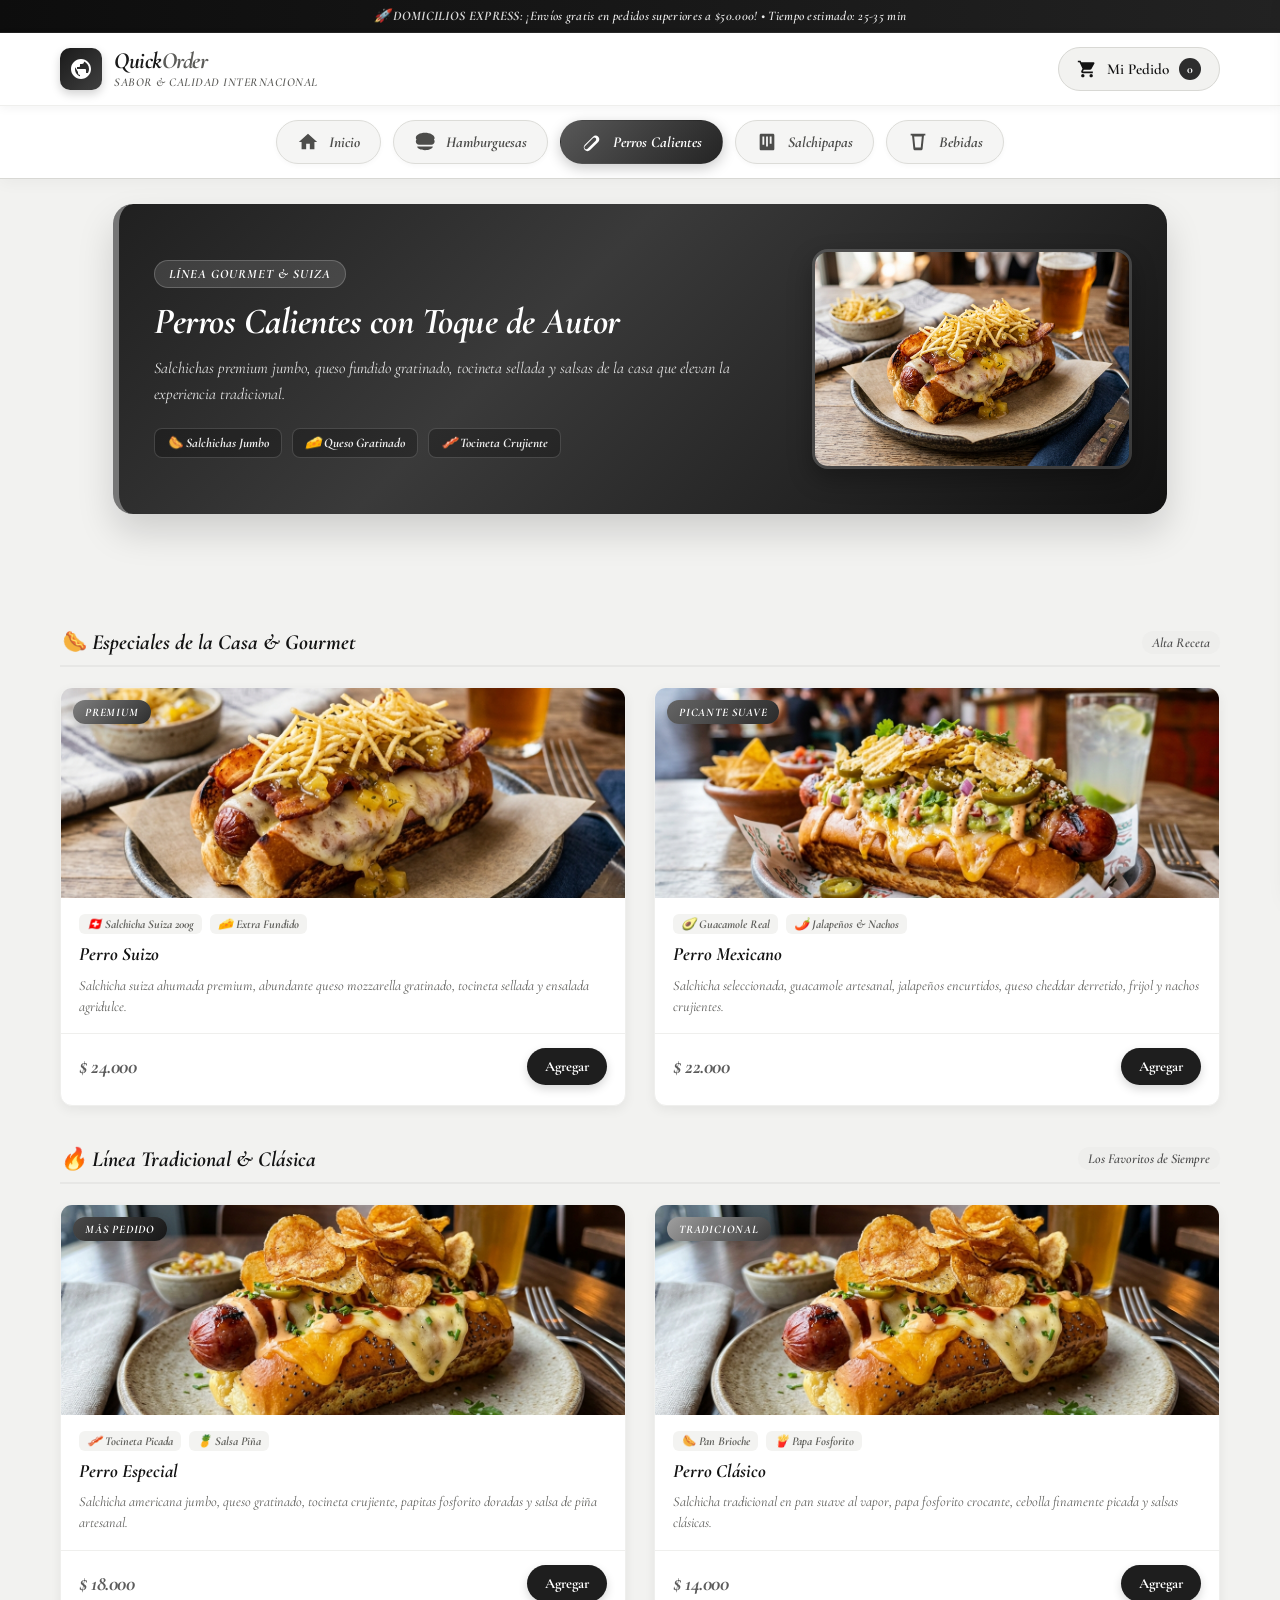
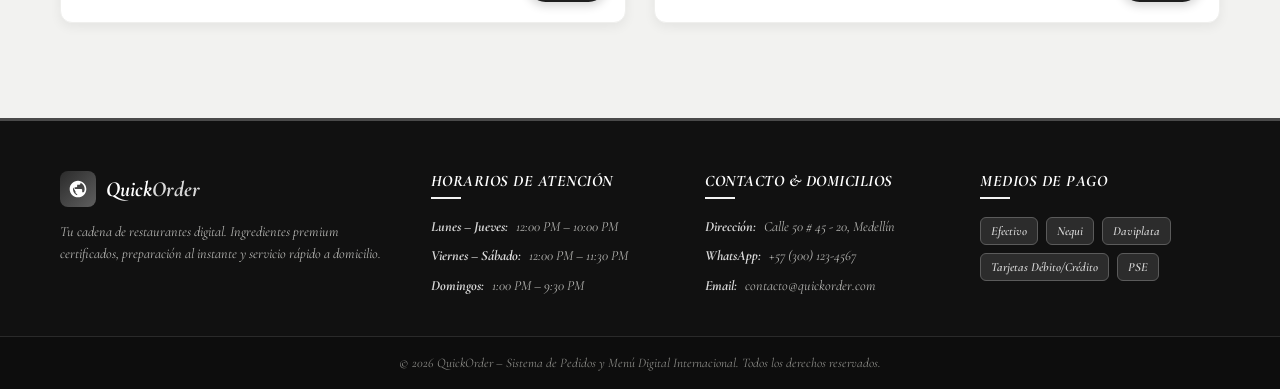
<file: perros.html>
<!DOCTYPE html>
<html lang="es">
<head>
    <meta charset="UTF-8">
    <meta name="viewport" content="width=device-width, initial-scale=1.0">
    <title>QuickOrder – Menú de Perros Calientes</title>
    <link rel="stylesheet" href="css/styles.css">
</head>
<body>

    <!-- Barra Superior de Anuncios Promocionales -->
    <div class="top-bar-anuncio">
        🚀 <span>DOMICILIOS EXPRESS:</span> ¡Envíos gratis en pedidos superiores a $50.000! • Tiempo estimado: 25-35 min
    </div>

    <!-- Encabezado Superior con Logo y Acceso al Carrito -->
    <header class="header-principal">
        <div class="header-contenedor">
            <a href="index.html" class="logo-enlace" aria-label="QuickOrder Inicio">
                <div class="logo-icono">
                    <svg viewBox="0 0 24 24">
                        <path d="M12 2C6.48 2 2 6.48 2 12s4.48 10 10 10 10-4.48 10-10S17.52 2 12 2zm1 17.93c-3.95-.49-7-3.85-7-7.93 0-.62.08-1.21.21-1.79L9 15v1c0 1.1.9 2 2 2v1.93zm6.9-2.54c-.26-.81-1-1.39-1.9-1.39h-1v-3c0-.55-.45-1-1-1H8v-2h2c.55 0 1-.45 1-1V7h2c1.1 0 2-.9 2-2v-.41c2.93 1.19 5 4.06 5 7.41 0 2.08-.8 3.97-2.1 5.39z"/>
                    </svg>
                </div>
                <div class="logo-texto">
                    <span class="logo-nombre">Quick<span>Order</span></span>
                    <span class="logo-eslogan">Sabor & Calidad Internacional</span>
                </div>
            </a>

            <div class="header-acciones">
                <button id="btn-abrir-carrito" class="btn-abrir-carrito" aria-label="Ver carrito de compras">
                    <svg viewBox="0 0 24 24">
                        <path d="M7 18c-1.1 0-1.99.9-1.99 2S5.9 22 7 22s2-.9 2-2-.9-2-2-2zM1 2v2h2l3.6 7.59-1.35 2.45c-.16.28-.25.61-.25.96 0 1.1.9 2 2 2h12v-2H7.42c-.14 0-.25-.11-.25-.25l.03-.12.9-1.63h7.45c.75 0 1.41-.41 1.75-1.03l3.58-6.49c.08-.14.12-.31.12-.48 0-.55-.45-1-1-1H5.21l-.94-2H1zm16 16c-1.1 0-1.99.9-1.99 2s.89 2 1.99 2 2-.9 2-2-.9-2-2-2z"/>
                    </svg>
                    <span class="btn-texto">Mi Pedido</span>
                    <span id="badge-contador-header" class="badge-contador">0</span>
                </button>
            </div>
        </div>
    </header>

    <!-- Menú de Navegación por Categorías con Iconos SVG -->
    <div class="nav-categorias-wrapper">
        <nav class="categorias" aria-label="Categorías del menú">
            <a href="index.html" class="btn-categoria inicio">
                <span class="cat-icono"><svg viewBox="0 0 24 24"><path d="M10 20v-6h4v6h5v-8h3L12 3 2 12h3v8z"/></svg></span>
                <span>Inicio</span>
            </a>
            <a href="hamburguesas.html" class="btn-categoria hamburguesas">
                <span class="cat-icono"><svg viewBox="0 0 24 24"><path d="M12 2C6.48 2 2 4.48 2 7.5c0 .64.25 1.25.7 1.78C2.26 9.87 2 10.66 2 11.5c0 1.93 1.57 3.5 3.5 3.5H19c1.93 0 3.5-1.57 3.5-3.5 0-.84-.26-1.63-.7-2.22.45-.53.7-1.14.7-1.78C22 4.48 17.52 2 12 2zm-8.5 15c0 2.21 3.81 4 8.5 4s8.5-1.79 8.5-4H3.5z"/></svg></span>
                <span>Hamburguesas</span>
            </a>
            <a href="perros.html" class="btn-categoria perros activo">
                <span class="cat-icono"><svg viewBox="0 0 24 24"><path d="M18.8 6.2c-1.6-1.6-4.1-1.6-5.7 0L4.2 15.1c-1.6 1.6-1.6 4.1 0 5.7 1.6 1.6 4.1 1.6 5.7 0l8.9-8.9c1.6-1.6 1.6-4.1 0-5.7zm-2.8 4.3L7.1 19.4c-.8.8-2.1.8-2.8 0s-.8-2.1 0-2.8L13.2 7.7c.8-.8 2.1-.8 2.8 0s.8 2.1 0 2.8z"/></svg></span>
                <span>Perros Calientes</span>
            </a>
            <a href="salchipapas.html" class="btn-categoria salchipapas">
                <span class="cat-icono"><svg viewBox="0 0 24 24"><path d="M18.5 3H5.5C4.67 3 4 3.67 4 4.5v15c0 .83.67 1.5 1.5 1.5h13c.83 0 1.5-.67 1.5-1.5v-15c0-.83-.67-1.5-1.5-1.5zM7 6h2v9H7V6zm4 0h2v11h-2V6zm4 0h2v8h-2V6z"/></svg></span>
                <span>Salchipapas</span>
            </a>
            <a href="bebidas.html" class="btn-categoria bebidas">
                <span class="cat-icono"><svg viewBox="0 0 24 24"><path d="M20 3H4v2h1.5l1.5 14.5c.1 1 1 1.5 2 1.5h6c1 0 1.9-.5 2-1.5L18.5 5H20V3zm-5 15H9L7.8 6h8.4L15 18z"/></svg></span>
                <span>Bebidas</span>
            </a>
        </nav>
    </div>

    <!-- Banner Dedicado de Categoría: Perros Calientes -->
    <section class="categoria-banner perros-banner">
        <div class="cat-banner-info">
            <span class="cat-banner-badge">LÍNEA GOURMET & SUIZA</span>
            <h1 class="cat-banner-titulo">Perros Calientes con Toque de Autor</h1>
            <p class="cat-banner-desc">
                Salchichas premium jumbo, queso fundido gratinado, tocineta sellada y salsas de la casa que elevan la experiencia tradicional.
            </p>
            <div class="cat-banner-chips">
                <span class="cat-chip">🌭 Salchichas Jumbo</span>
                <span class="cat-chip">🧀 Queso Gratinado</span>
                <span class="cat-chip">🥓 Tocineta Crujiente</span>
            </div>
        </div>
        <div class="cat-banner-media">
            <img src="img/perro_suizo.jpg" alt="Perros Calientes Gourmet QuickOrder" class="cat-banner-img">
        </div>
    </section>

    <!-- Sección de Perros Calientes Organizada por Líneas -->
    <main class="seccion-platos seccion-perros">
        
        <!-- Subsección 1: Especiales & Gourmet -->
        <div class="subseccion-header">
            <h2 class="subseccion-titulo">
                🌭 Especiales de la Casa & Gourmet
            </h2>
            <span class="subseccion-contador">Alta Receta</span>
        </div>

        <div class="contenedor-platos">
            
            <!-- Producto 1: Perro Suizo -->
            <article class="tarjeta-plato">
                <div class="tarjeta-media">
                    <span class="badge-destacado favorito">PREMIUM</span>
                    <img src="img/perro_suizo.jpg" alt="Perro Caliente Suizo con Salchicha Suiza" class="imagen-plato">
                </div>
                <div class="tarjeta-cuerpo">
                    <div class="tarjeta-meta">
                        <span class="pill-porciones">🇨🇭 Salchicha Suiza 200g</span>
                        <span class="pill-porciones">🧀 Extra Fundido</span>
                    </div>
                    <h3 class="nombre-plato">Perro Suizo</h3>
                    <p class="descripcion-plato">Salchicha suiza ahumada premium, abundante queso mozzarella gratinado, tocineta sellada y ensalada agridulce.</p>
                </div>
                <div class="tarjeta-footer-acciones">
                    <p class="precio-plato">$ 24.000</p>
                    <button class="btn-agregar" data-nombre="Perro Suizo" data-valor="24000">Agregar</button>
                </div>
            </article>

            <!-- Producto 2: Perro Mexicano -->
            <article class="tarjeta-plato">
                <div class="tarjeta-media">
                    <span class="badge-destacado nuevo">PICANTE SUAVE</span>
                    <img src="img/perro_mexicano.jpg" alt="Perro Caliente Estilo Mexicano" class="imagen-plato">
                </div>
                <div class="tarjeta-cuerpo">
                    <div class="tarjeta-meta">
                        <span class="pill-porciones">🥑 Guacamole Real</span>
                        <span class="pill-porciones">🌶️ Jalapeños & Nachos</span>
                    </div>
                    <h3 class="nombre-plato">Perro Mexicano</h3>
                    <p class="descripcion-plato">Salchicha seleccionada, guacamole artesanal, jalapeños encurtidos, queso cheddar derretido, frijol y nachos crujientes.</p>
                </div>
                <div class="tarjeta-footer-acciones">
                    <p class="precio-plato">$ 22.000</p>
                    <button class="btn-agregar" data-nombre="Perro Mexicano" data-valor="22000">Agregar</button>
                </div>
            </article>

        </div>

        <!-- Subsección 2: Línea Tradicional & Clásica -->
        <div class="subseccion-header">
            <h2 class="subseccion-titulo">
                🔥 Línea Tradicional & Clásica
            </h2>
            <span class="subseccion-contador">Los Favoritos de Siempre</span>
        </div>

        <div class="contenedor-platos">

            <!-- Producto 3: Perro Especial -->
            <article class="tarjeta-plato">
                <div class="tarjeta-media">
                    <span class="badge-destacado">MÁS PEDIDO</span>
                    <img src="img/perro_caliente.jpg" alt="Perro Caliente Especial con Tocineta y Queso" class="imagen-plato">
                </div>
                <div class="tarjeta-cuerpo">
                    <div class="tarjeta-meta">
                        <span class="pill-porciones">🥓 Tocineta Picada</span>
                        <span class="pill-porciones">🍍 Salsa Piña</span>
                    </div>
                    <h3 class="nombre-plato">Perro Especial</h3>
                    <p class="descripcion-plato">Salchicha americana jumbo, queso gratinado, tocineta crujiente, papitas fosforito doradas y salsa de piña artesanal.</p>
                </div>
                <div class="tarjeta-footer-acciones">
                    <p class="precio-plato">$ 18.000</p>
                    <button class="btn-agregar" data-nombre="Perro Especial" data-valor="18000">Agregar</button>
                </div>
            </article>

            <!-- Producto 4: Perro Clásico -->
            <article class="tarjeta-plato">
                <div class="tarjeta-media">
                    <span class="badge-destacado combo">TRADICIONAL</span>
                    <img src="img/perro_caliente.jpg" alt="Perro Caliente Tradicional" class="imagen-plato">
                </div>
                <div class="tarjeta-cuerpo">
                    <div class="tarjeta-meta">
                        <span class="pill-porciones">🌭 Pan Brioche</span>
                        <span class="pill-porciones">🍟 Papa Fosforito</span>
                    </div>
                    <h3 class="nombre-plato">Perro Clásico</h3>
                    <p class="descripcion-plato">Salchicha tradicional en pan suave al vapor, papa fosforito crocante, cebolla finamente picada y salsas clásicas.</p>
                </div>
                <div class="tarjeta-footer-acciones">
                    <p class="precio-plato">$ 14.000</p>
                    <button class="btn-agregar" data-nombre="Perro Clásico" data-valor="14000">Agregar</button>
                </div>
            </article>

        </div>
    </main>

    <!-- Drawer Lateral del Carrito de Compras -->
    <div id="carrito-overlay" class="carrito-overlay"></div>
    <aside id="carrito-panel" class="carrito-panel" aria-label="Carrito de compras">
        <div class="carrito-header">
            <div class="carrito-titulo-wrapper">
                <h3 class="carrito-titulo">Tu Pedido</h3>
                <span id="carrito-badge-items" class="carrito-badge-items">0 items</span>
            </div>
            <button id="btn-cerrar-carrito" class="btn-cerrar-carrito" aria-label="Cerrar carrito">
                <svg viewBox="0 0 24 24">
                    <path d="M19 6.41L17.59 5 12 10.59 6.41 5 5 6.41 10.59 12 5 17.59 6.41 19 12 13.41 17.59 19 19 17.59 13.41 12z"/>
                </svg>
            </button>
        </div>

        <div id="carrito-cuerpo" class="carrito-cuerpo"></div>

        <div class="carrito-footer">
            <div class="carrito-resumen-fila">
                <span>Subtotal:</span>
                <span id="carrito-subtotal-monto">$ 0</span>
            </div>
            <div class="carrito-total-fila">
                <span>Total:</span>
                <span id="carrito-total-monto" class="carrito-total-monto">$ 0</span>
            </div>
            <div class="carrito-acciones">
                <button id="btn-finalizar-pedido" class="btn-finalizar-pedido">
                    <svg viewBox="0 0 24 24">
                        <path d="M9 16.17L4.83 12l-1.42 1.41L9 19 21 7l-1.41-1.41z"/>
                    </svg>
                    Confirmar Pedido
                </button>
                <button id="btn-vaciar-carrito" class="btn-vaciar-carrito">Vaciar Carrito</button>
            </div>
        </div>
    </aside>

    <!-- Pie de Página Profesional y Elegante -->
    <footer class="footer-principal">
        <div class="footer-contenedor">
            <div class="footer-marca">
                <a href="index.html" class="footer-logo">
                    <div class="footer-logo-icono">
                        <svg viewBox="0 0 24 24">
                            <path d="M12 2C6.48 2 2 6.48 2 12s4.48 10 10 10 10-4.48 10-10S17.52 2 12 2zm1 17.93c-3.95-.49-7-3.85-7-7.93 0-.62.08-1.21.21-1.79L9 15v1c0 1.1.9 2 2 2v1.93zm6.9-2.54c-.26-.81-1-1.39-1.9-1.39h-1v-3c0-.55-.45-1-1-1H8v-2h2c.55 0 1-.45 1-1V7h2c1.1 0 2-.9 2-2v-.41c2.93 1.19 5 4.06 5 7.41 0 2.08-.8 3.97-2.1 5.39z"/>
                        </svg>
                    </div>
                    <span class="footer-logo-nombre">Quick<span>Order</span></span>
                </a>
                <p class="footer-descripcion">
                    Tu cadena de restaurantes digital. Ingredientes premium certificados, preparación al instante y servicio rápido a domicilio.
                </p>
            </div>

            <div class="footer-columna">
                <h4 class="footer-columna-titulo">Horarios de Atención</h4>
                <ul class="footer-lista">
                    <li class="footer-item"><strong>Lunes – Jueves:</strong> 12:00 PM – 10:00 PM</li>
                    <li class="footer-item"><strong>Viernes – Sábado:</strong> 12:00 PM – 11:30 PM</li>
                    <li class="footer-item"><strong>Domingos:</strong> 1:00 PM – 9:30 PM</li>
                </ul>
            </div>

            <div class="footer-columna">
                <h4 class="footer-columna-titulo">Contacto & Domicilios</h4>
                <ul class="footer-lista">
                    <li class="footer-item"><strong>Dirección:</strong> Calle 50 # 45 - 20, Medellín</li>
                    <li class="footer-item"><strong>WhatsApp:</strong> +57 (300) 123-4567</li>
                    <li class="footer-item"><strong>Email:</strong> contacto@quickorder.com</li>
                </ul>
            </div>

            <div class="footer-columna">
                <h4 class="footer-columna-titulo">Medios de Pago</h4>
                <div class="footer-pagos-grid">
                    <span class="badge-pago">Efectivo</span>
                    <span class="badge-pago">Nequi</span>
                    <span class="badge-pago">Daviplata</span>
                    <span class="badge-pago">Tarjetas Débito/Crédito</span>
                    <span class="badge-pago">PSE</span>
                </div>
            </div>
        </div>

        <div class="footer-bottom">
            <p>&copy; 2026 QuickOrder – Sistema de Pedidos y Menú Digital Internacional. Todos los derechos reservados.</p>
        </div>
    </footer>

    <script src="js/app.js"></script>
</body>
</html>
</file>
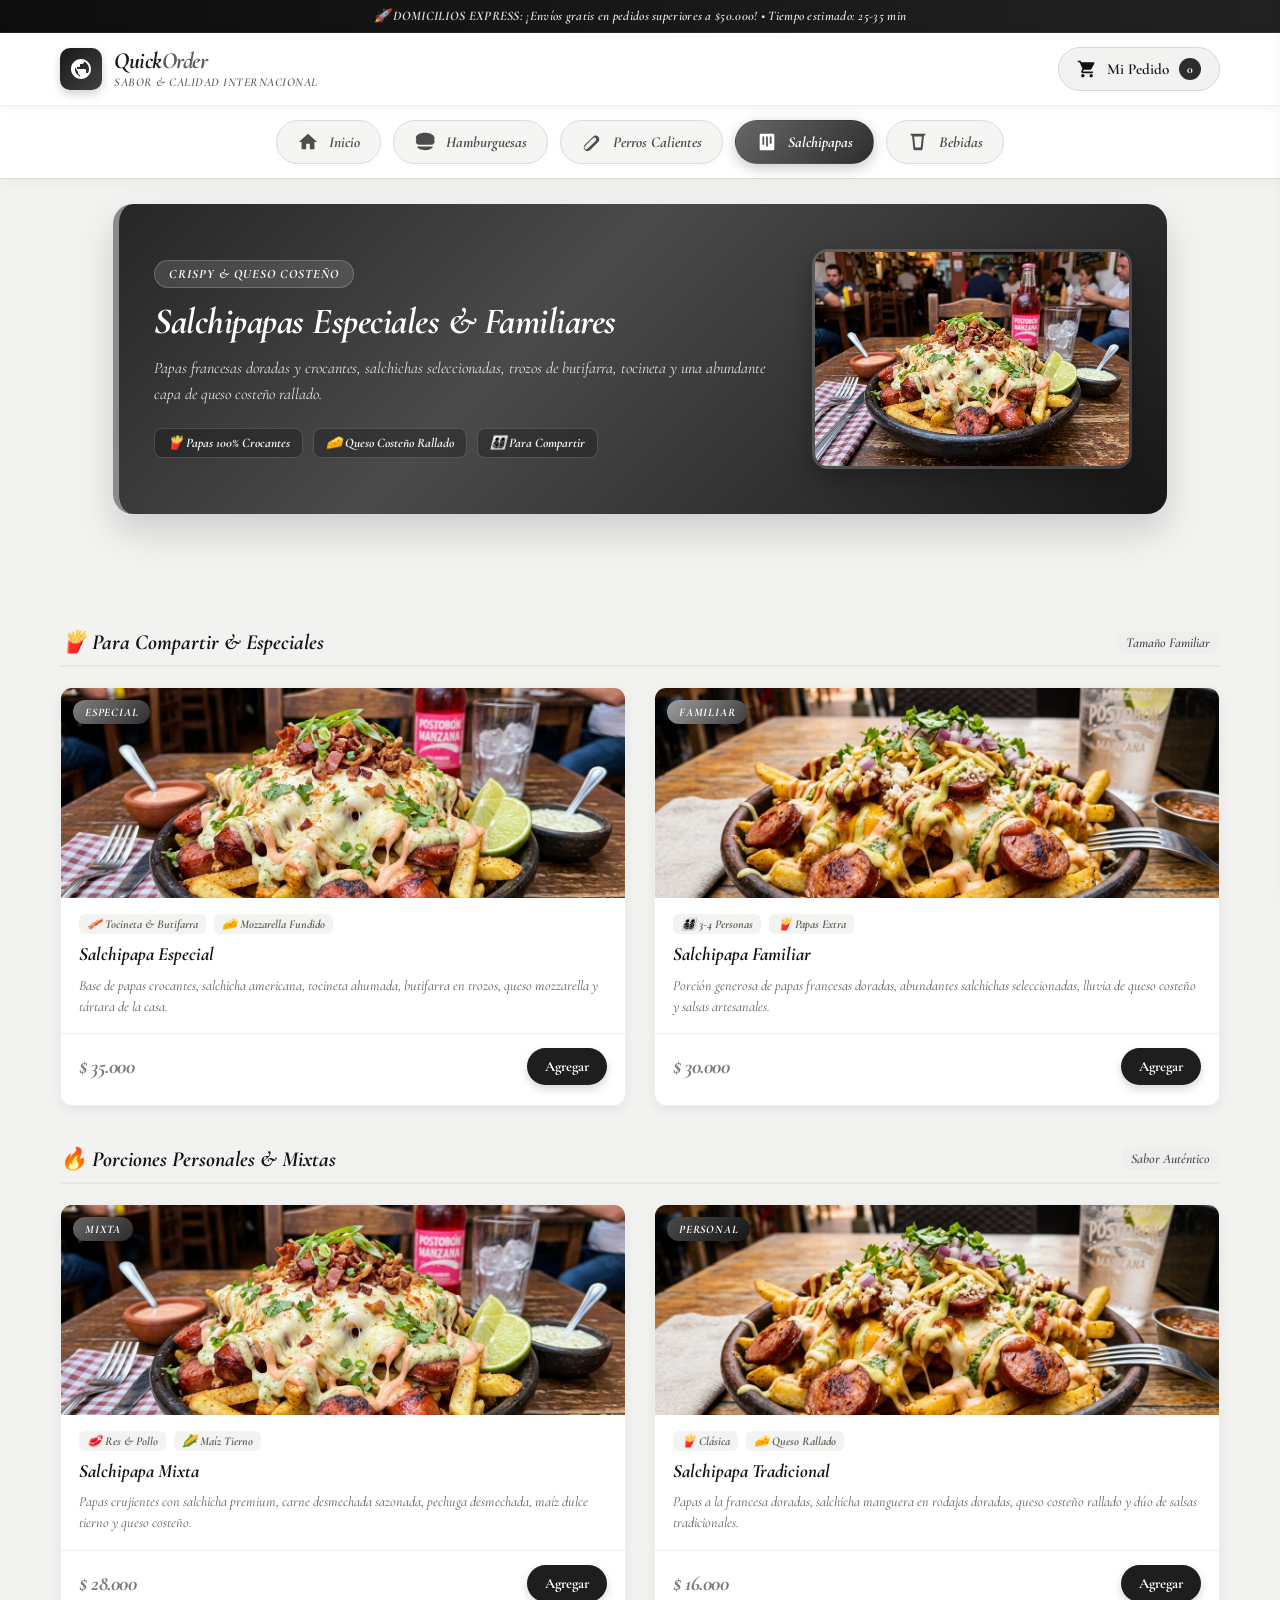
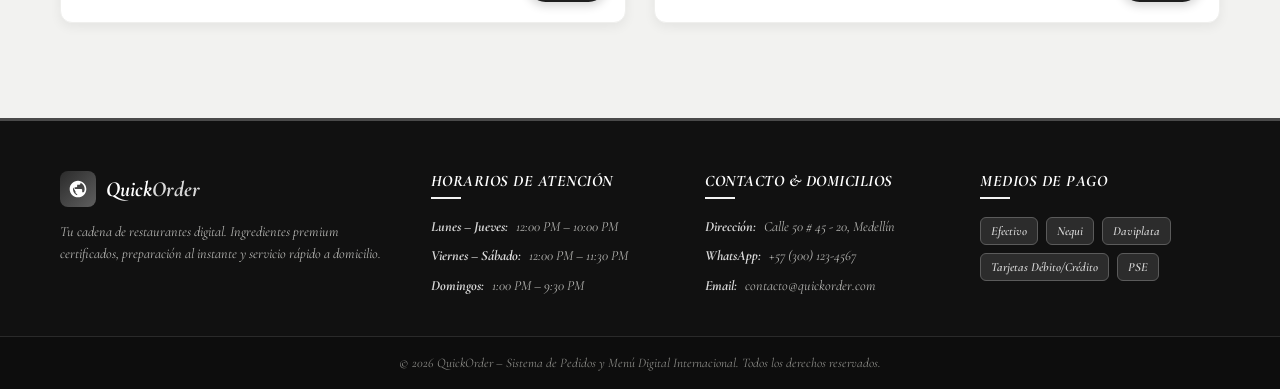
<file: salchipapas.html>
<!DOCTYPE html>
<html lang="es">
<head>
    <meta charset="UTF-8">
    <meta name="viewport" content="width=device-width, initial-scale=1.0">
    <title>QuickOrder – Menú de Salchipapas</title>
    <link rel="stylesheet" href="css/styles.css">
</head>
<body>

    <!-- Barra Superior de Anuncios Promocionales -->
    <div class="top-bar-anuncio">
        🚀 <span>DOMICILIOS EXPRESS:</span> ¡Envíos gratis en pedidos superiores a $50.000! • Tiempo estimado: 25-35 min
    </div>

    <!-- Encabezado Superior con Logo y Acceso al Carrito -->
    <header class="header-principal">
        <div class="header-contenedor">
            <a href="index.html" class="logo-enlace" aria-label="QuickOrder Inicio">
                <div class="logo-icono">
                    <svg viewBox="0 0 24 24">
                        <path d="M12 2C6.48 2 2 6.48 2 12s4.48 10 10 10 10-4.48 10-10S17.52 2 12 2zm1 17.93c-3.95-.49-7-3.85-7-7.93 0-.62.08-1.21.21-1.79L9 15v1c0 1.1.9 2 2 2v1.93zm6.9-2.54c-.26-.81-1-1.39-1.9-1.39h-1v-3c0-.55-.45-1-1-1H8v-2h2c.55 0 1-.45 1-1V7h2c1.1 0 2-.9 2-2v-.41c2.93 1.19 5 4.06 5 7.41 0 2.08-.8 3.97-2.1 5.39z"/>
                    </svg>
                </div>
                <div class="logo-texto">
                    <span class="logo-nombre">Quick<span>Order</span></span>
                    <span class="logo-eslogan">Sabor & Calidad Internacional</span>
                </div>
            </a>

            <div class="header-acciones">
                <button id="btn-abrir-carrito" class="btn-abrir-carrito" aria-label="Ver carrito de compras">
                    <svg viewBox="0 0 24 24">
                        <path d="M7 18c-1.1 0-1.99.9-1.99 2S5.9 22 7 22s2-.9 2-2-.9-2-2-2zM1 2v2h2l3.6 7.59-1.35 2.45c-.16.28-.25.61-.25.96 0 1.1.9 2 2 2h12v-2H7.42c-.14 0-.25-.11-.25-.25l.03-.12.9-1.63h7.45c.75 0 1.41-.41 1.75-1.03l3.58-6.49c.08-.14.12-.31.12-.48 0-.55-.45-1-1-1H5.21l-.94-2H1zm16 16c-1.1 0-1.99.9-1.99 2s.89 2 1.99 2 2-.9 2-2-.9-2-2-2z"/>
                    </svg>
                    <span class="btn-texto">Mi Pedido</span>
                    <span id="badge-contador-header" class="badge-contador">0</span>
                </button>
            </div>
        </div>
    </header>

    <!-- Menú de Navegación por Categorías con Iconos SVG -->
    <div class="nav-categorias-wrapper">
        <nav class="categorias" aria-label="Categorías del menú">
            <a href="index.html" class="btn-categoria inicio">
                <span class="cat-icono"><svg viewBox="0 0 24 24"><path d="M10 20v-6h4v6h5v-8h3L12 3 2 12h3v8z"/></svg></span>
                <span>Inicio</span>
            </a>
            <a href="hamburguesas.html" class="btn-categoria hamburguesas">
                <span class="cat-icono"><svg viewBox="0 0 24 24"><path d="M12 2C6.48 2 2 4.48 2 7.5c0 .64.25 1.25.7 1.78C2.26 9.87 2 10.66 2 11.5c0 1.93 1.57 3.5 3.5 3.5H19c1.93 0 3.5-1.57 3.5-3.5 0-.84-.26-1.63-.7-2.22.45-.53.7-1.14.7-1.78C22 4.48 17.52 2 12 2zm-8.5 15c0 2.21 3.81 4 8.5 4s8.5-1.79 8.5-4H3.5z"/></svg></span>
                <span>Hamburguesas</span>
            </a>
            <a href="perros.html" class="btn-categoria perros">
                <span class="cat-icono"><svg viewBox="0 0 24 24"><path d="M18.8 6.2c-1.6-1.6-4.1-1.6-5.7 0L4.2 15.1c-1.6 1.6-1.6 4.1 0 5.7 1.6 1.6 4.1 1.6 5.7 0l8.9-8.9c1.6-1.6 1.6-4.1 0-5.7zm-2.8 4.3L7.1 19.4c-.8.8-2.1.8-2.8 0s-.8-2.1 0-2.8L13.2 7.7c.8-.8 2.1-.8 2.8 0s.8 2.1 0 2.8z"/></svg></span>
                <span>Perros Calientes</span>
            </a>
            <a href="salchipapas.html" class="btn-categoria salchipapas activo">
                <span class="cat-icono"><svg viewBox="0 0 24 24"><path d="M18.5 3H5.5C4.67 3 4 3.67 4 4.5v15c0 .83.67 1.5 1.5 1.5h13c.83 0 1.5-.67 1.5-1.5v-15c0-.83-.67-1.5-1.5-1.5zM7 6h2v9H7V6zm4 0h2v11h-2V6zm4 0h2v8h-2V6z"/></svg></span>
                <span>Salchipapas</span>
            </a>
            <a href="bebidas.html" class="btn-categoria bebidas">
                <span class="cat-icono"><svg viewBox="0 0 24 24"><path d="M20 3H4v2h1.5l1.5 14.5c.1 1 1 1.5 2 1.5h6c1 0 1.9-.5 2-1.5L18.5 5H20V3zm-5 15H9L7.8 6h8.4L15 18z"/></svg></span>
                <span>Bebidas</span>
            </a>
        </nav>
    </div>

    <!-- Banner Dedicado de Categoría: Salchipapas -->
    <section class="categoria-banner salchipapas-banner">
        <div class="cat-banner-info">
            <span class="cat-banner-badge">CRISPY & QUESO COSTEÑO</span>
            <h1 class="cat-banner-titulo">Salchipapas Especiales & Familiares</h1>
            <p class="cat-banner-desc">
                Papas francesas doradas y crocantes, salchichas seleccionadas, trozos de butifarra, tocineta y una abundante capa de queso costeño rallado.
            </p>
            <div class="cat-banner-chips">
                <span class="cat-chip">🍟 Papas 100% Crocantes</span>
                <span class="cat-chip">🧀 Queso Costeño Rallado</span>
                <span class="cat-chip">👨‍👩‍👧‍👦 Para Compartir</span>
            </div>
        </div>
        <div class="cat-banner-media">
            <img src="img/salchipapa_especial.jpg" alt="Salchipapas Especiales QuickOrder" class="cat-banner-img">
        </div>
    </section>

    <!-- Sección de Salchipapas Organizada por Líneas -->
    <main class="seccion-platos seccion-salchipapas">
        
        <!-- Subsección 1: Porciones Familiares & Especiales -->
        <div class="subseccion-header">
            <h2 class="subseccion-titulo">
                🍟 Para Compartir & Especiales
            </h2>
            <span class="subseccion-contador">Tamaño Familiar</span>
        </div>

        <div class="contenedor-platos">
            
            <!-- Producto 1: Salchipapa Especial -->
            <article class="tarjeta-plato">
                <div class="tarjeta-media">
                    <span class="badge-destacado favorito">ESPECIAL</span>
                    <img src="img/salchipapa_especial.jpg" alt="Salchipapa Especial con Tocineta y Queso Fundido" class="imagen-plato">
                </div>
                <div class="tarjeta-cuerpo">
                    <div class="tarjeta-meta">
                        <span class="pill-porciones">🥓 Tocineta & Butifarra</span>
                        <span class="pill-porciones">🧀 Mozzarella Fundido</span>
                    </div>
                    <h3 class="nombre-plato">Salchipapa Especial</h3>
                    <p class="descripcion-plato">Base de papas crocantes, salchicha americana, tocineta ahumada, butifarra en trozos, queso mozzarella y tártara de la casa.</p>
                </div>
                <div class="tarjeta-footer-acciones">
                    <p class="precio-plato">$ 35.000</p>
                    <button class="btn-agregar" data-nombre="Salchipapa Especial" data-valor="35000">Agregar</button>
                </div>
            </article>

            <!-- Producto 2: Salchipapa Familiar -->
            <article class="tarjeta-plato">
                <div class="tarjeta-media">
                    <span class="badge-destacado combo">FAMILIAR</span>
                    <img src="img/salchipapa.jpg" alt="Salchipapa Tamaño Familiar para Compartir" class="imagen-plato">
                </div>
                <div class="tarjeta-cuerpo">
                    <div class="tarjeta-meta">
                        <span class="pill-porciones">👨‍👩‍👧‍👦 3-4 Personas</span>
                        <span class="pill-porciones">🍟 Papas Extra</span>
                    </div>
                    <h3 class="nombre-plato">Salchipapa Familiar</h3>
                    <p class="descripcion-plato">Porción generosa de papas francesas doradas, abundantes salchichas seleccionadas, lluvia de queso costeño y salsas artesanales.</p>
                </div>
                <div class="tarjeta-footer-acciones">
                    <p class="precio-plato">$ 30.000</p>
                    <button class="btn-agregar" data-nombre="Salchipapa Familiar" data-valor="30000">Agregar</button>
                </div>
            </article>

        </div>

        <!-- Subsección 2: Línea Personal & Costeña -->
        <div class="subseccion-header">
            <h2 class="subseccion-titulo">
                🔥 Porciones Personales & Mixtas
            </h2>
            <span class="subseccion-contador">Sabor Auténtico</span>
        </div>

        <div class="contenedor-platos">

            <!-- Producto 3: Salchipapa Mixta -->
            <article class="tarjeta-plato">
                <div class="tarjeta-media">
                    <span class="badge-destacado nuevo">MIXTA</span>
                    <img src="img/salchipapa_especial.jpg" alt="Salchipapa Mixta Costeña" class="imagen-plato">
                </div>
                <div class="tarjeta-cuerpo">
                    <div class="tarjeta-meta">
                        <span class="pill-porciones">🥩 Res & Pollo</span>
                        <span class="pill-porciones">🌽 Maíz Tierno</span>
                    </div>
                    <h3 class="nombre-plato">Salchipapa Mixta</h3>
                    <p class="descripcion-plato">Papas crujientes con salchicha premium, carne desmechada sazonada, pechuga desmechada, maíz dulce tierno y queso costeño.</p>
                </div>
                <div class="tarjeta-footer-acciones">
                    <p class="precio-plato">$ 28.000</p>
                    <button class="btn-agregar" data-nombre="Salchipapa Mixta" data-valor="28000">Agregar</button>
                </div>
            </article>

            <!-- Producto 4: Salchipapa Tradicional -->
            <article class="tarjeta-plato">
                <div class="tarjeta-media">
                    <span class="badge-destacado">PERSONAL</span>
                    <img src="img/salchipapa.jpg" alt="Salchipapa Personal Tradicional" class="imagen-plato">
                </div>
                <div class="tarjeta-cuerpo">
                    <div class="tarjeta-meta">
                        <span class="pill-porciones">🍟 Clásica</span>
                        <span class="pill-porciones">🧀 Queso Rallado</span>
                    </div>
                    <h3 class="nombre-plato">Salchipapa Tradicional</h3>
                    <p class="descripcion-plato">Papas a la francesa doradas, salchicha manguera en rodajas doradas, queso costeño rallado y dúo de salsas tradicionales.</p>
                </div>
                <div class="tarjeta-footer-acciones">
                    <p class="precio-plato">$ 16.000</p>
                    <button class="btn-agregar" data-nombre="Salchipapa Tradicional" data-valor="16000">Agregar</button>
                </div>
            </article>

        </div>
    </main>

    <!-- Drawer Lateral del Carrito de Compras -->
    <div id="carrito-overlay" class="carrito-overlay"></div>
    <aside id="carrito-panel" class="carrito-panel" aria-label="Carrito de compras">
        <div class="carrito-header">
            <div class="carrito-titulo-wrapper">
                <h3 class="carrito-titulo">Tu Pedido</h3>
                <span id="carrito-badge-items" class="carrito-badge-items">0 items</span>
            </div>
            <button id="btn-cerrar-carrito" class="btn-cerrar-carrito" aria-label="Cerrar carrito">
                <svg viewBox="0 0 24 24">
                    <path d="M19 6.41L17.59 5 12 10.59 6.41 5 5 6.41 10.59 12 5 17.59 6.41 19 12 13.41 17.59 19 19 17.59 13.41 12z"/>
                </svg>
            </button>
        </div>

        <div id="carrito-cuerpo" class="carrito-cuerpo"></div>

        <div class="carrito-footer">
            <div class="carrito-resumen-fila">
                <span>Subtotal:</span>
                <span id="carrito-subtotal-monto">$ 0</span>
            </div>
            <div class="carrito-total-fila">
                <span>Total:</span>
                <span id="carrito-total-monto" class="carrito-total-monto">$ 0</span>
            </div>
            <div class="carrito-acciones">
                <button id="btn-finalizar-pedido" class="btn-finalizar-pedido">
                    <svg viewBox="0 0 24 24">
                        <path d="M9 16.17L4.83 12l-1.42 1.41L9 19 21 7l-1.41-1.41z"/>
                    </svg>
                    Confirmar Pedido
                </button>
                <button id="btn-vaciar-carrito" class="btn-vaciar-carrito">Vaciar Carrito</button>
            </div>
        </div>
    </aside>

    <!-- Pie de Página Profesional y Elegante -->
    <footer class="footer-principal">
        <div class="footer-contenedor">
            <div class="footer-marca">
                <a href="index.html" class="footer-logo">
                    <div class="footer-logo-icono">
                        <svg viewBox="0 0 24 24">
                            <path d="M12 2C6.48 2 2 6.48 2 12s4.48 10 10 10 10-4.48 10-10S17.52 2 12 2zm1 17.93c-3.95-.49-7-3.85-7-7.93 0-.62.08-1.21.21-1.79L9 15v1c0 1.1.9 2 2 2v1.93zm6.9-2.54c-.26-.81-1-1.39-1.9-1.39h-1v-3c0-.55-.45-1-1-1H8v-2h2c.55 0 1-.45 1-1V7h2c1.1 0 2-.9 2-2v-.41c2.93 1.19 5 4.06 5 7.41 0 2.08-.8 3.97-2.1 5.39z"/>
                        </svg>
                    </div>
                    <span class="footer-logo-nombre">Quick<span>Order</span></span>
                </a>
                <p class="footer-descripcion">
                    Tu cadena de restaurantes digital. Ingredientes premium certificados, preparación al instante y servicio rápido a domicilio.
                </p>
            </div>

            <div class="footer-columna">
                <h4 class="footer-columna-titulo">Horarios de Atención</h4>
                <ul class="footer-lista">
                    <li class="footer-item"><strong>Lunes – Jueves:</strong> 12:00 PM – 10:00 PM</li>
                    <li class="footer-item"><strong>Viernes – Sábado:</strong> 12:00 PM – 11:30 PM</li>
                    <li class="footer-item"><strong>Domingos:</strong> 1:00 PM – 9:30 PM</li>
                </ul>
            </div>

            <div class="footer-columna">
                <h4 class="footer-columna-titulo">Contacto & Domicilios</h4>
                <ul class="footer-lista">
                    <li class="footer-item"><strong>Dirección:</strong> Calle 50 # 45 - 20, Medellín</li>
                    <li class="footer-item"><strong>WhatsApp:</strong> +57 (300) 123-4567</li>
                    <li class="footer-item"><strong>Email:</strong> contacto@quickorder.com</li>
                </ul>
            </div>

            <div class="footer-columna">
                <h4 class="footer-columna-titulo">Medios de Pago</h4>
                <div class="footer-pagos-grid">
                    <span class="badge-pago">Efectivo</span>
                    <span class="badge-pago">Nequi</span>
                    <span class="badge-pago">Daviplata</span>
                    <span class="badge-pago">Tarjetas Débito/Crédito</span>
                    <span class="badge-pago">PSE</span>
                </div>
            </div>
        </div>

        <div class="footer-bottom">
            <p>&copy; 2026 QuickOrder – Sistema de Pedidos y Menú Digital Internacional. Todos los derechos reservados.</p>
        </div>
    </footer>

    <script src="js/app.js"></script>
</body>
</html>
</file>
<file: css/styles.css>
/* ==========================================================================
   STYLES.CSS - HOJA DE ESTILOS PRINCIPAL MODULAR
   QuickOrder - Menú Digital Internacional & Kiosco de Pedidos
   ========================================================================== */

@import url('https://fonts.googleapis.com/css2?family=Cormorant+Garamond:ital,wght@0,400;0,500;0,600;0,700;1,400;1,500;1,600;1,700&display=swap');

/* 1. Variables de Diseño y Tokens */
@import url('variables.css');

/* 2. Estilos Base, Layout y Header Principal con Logo */
@import url('base.css');

/* 3. Hero Banner, Beneficios y Anuncios */
@import url('hero.css');

/* 4. Navegación y Menú de Categorías */
@import url('navigation.css');

/* 5. Tarjetas de Productos (Cards) */
@import url('cards.css');

/* 6. Secciones y Categorías Específicas */
@import url('categories.css');

/* 7. Carrito de Compras Elegante (Drawer Lateral y Controles) */
@import url('cart.css');

/* 8. Modal de Confirmación de Pedido (Tipo Kiosco / Recibo McDonald's) */
@import url('modal.css');

/* 9. Pie de Página Profesional (Footer Multicolumna) */
@import url('footer.css');

/* 10. Adaptabilidad y Responsive Design */
@import url('responsive.css');
</file>
